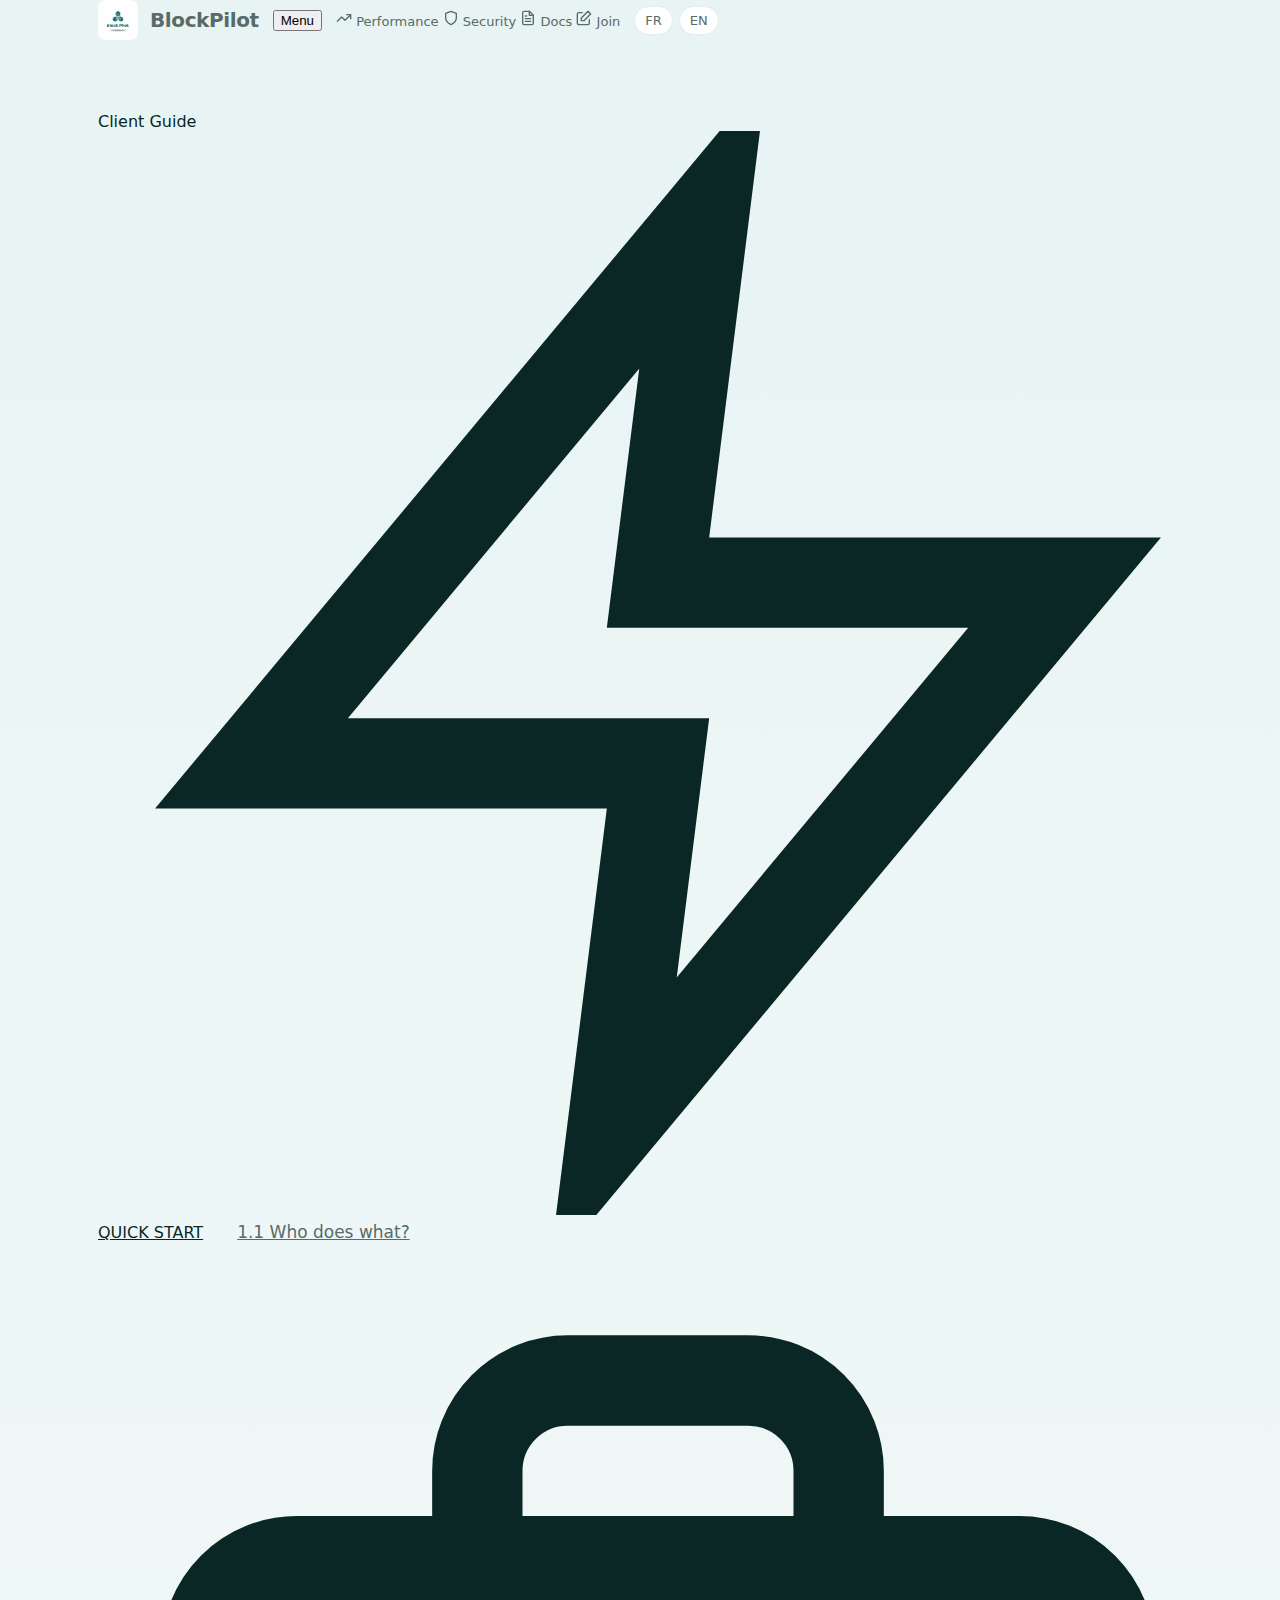
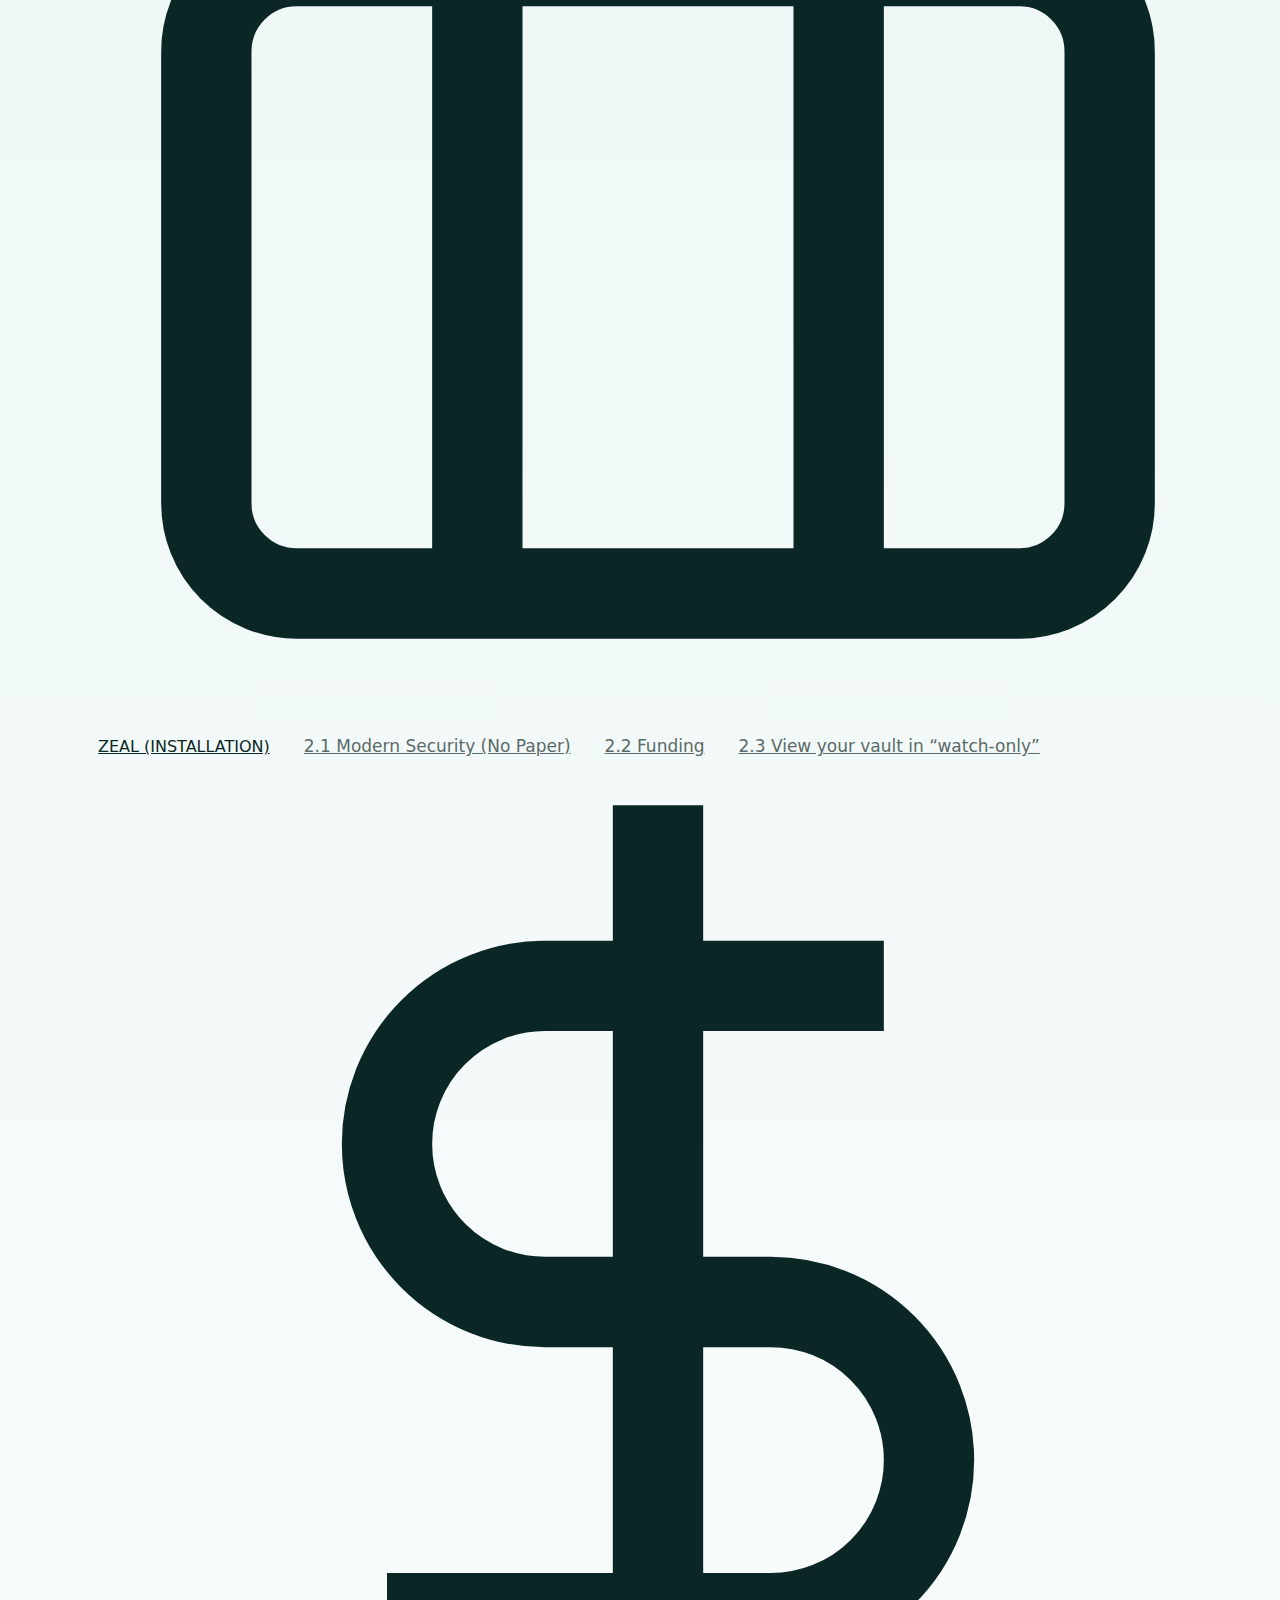
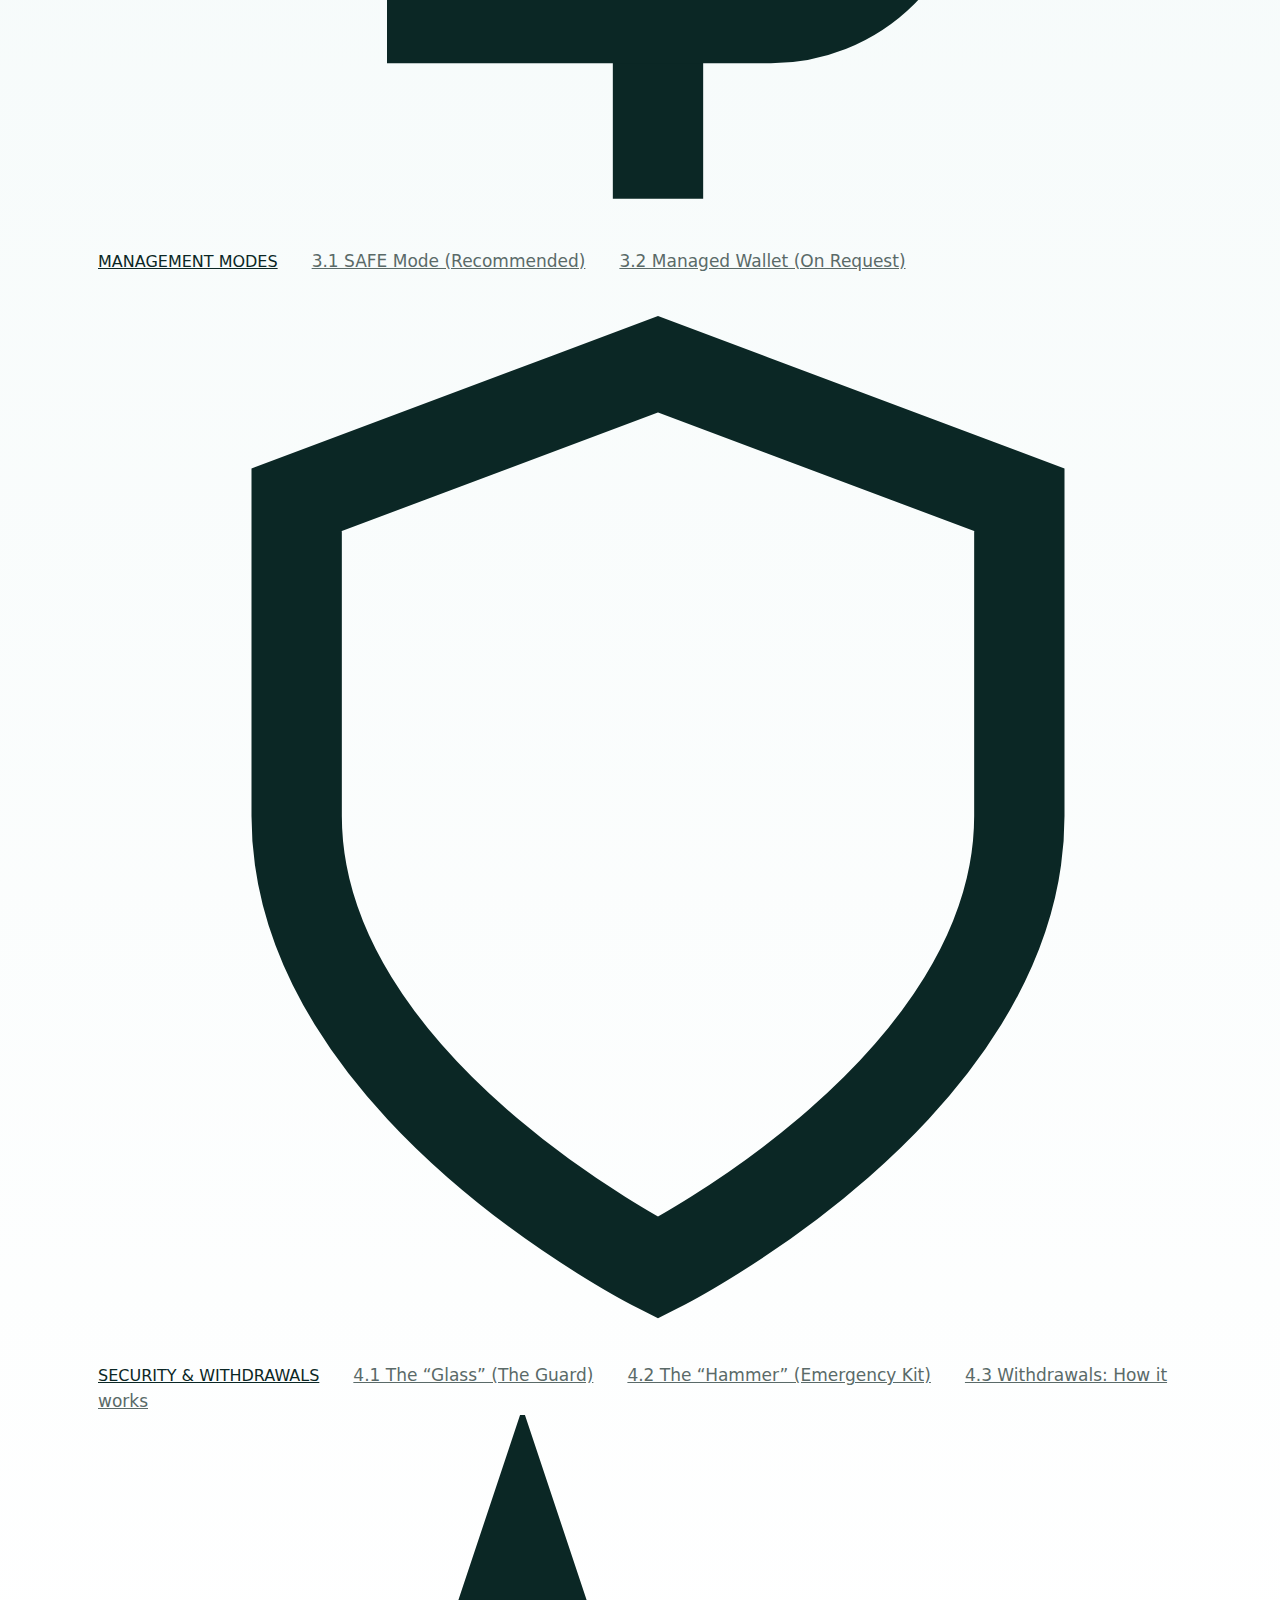
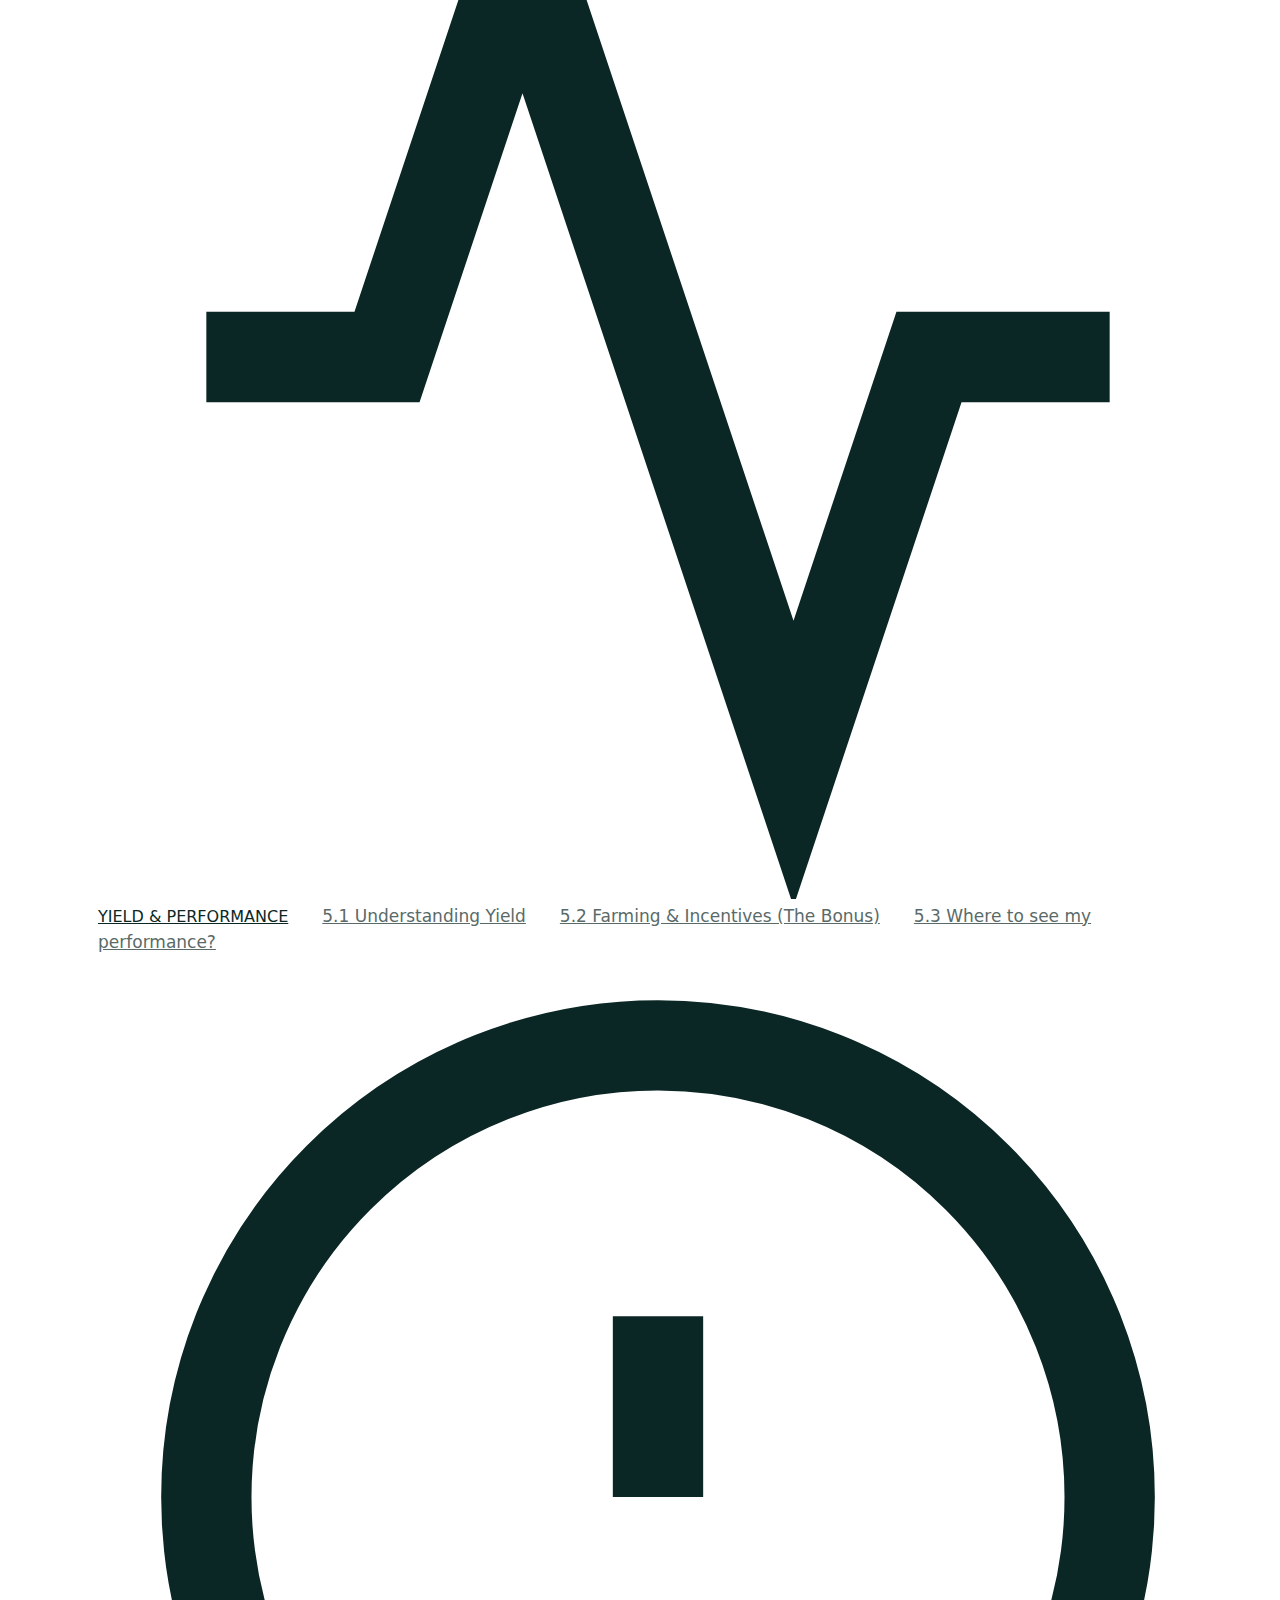
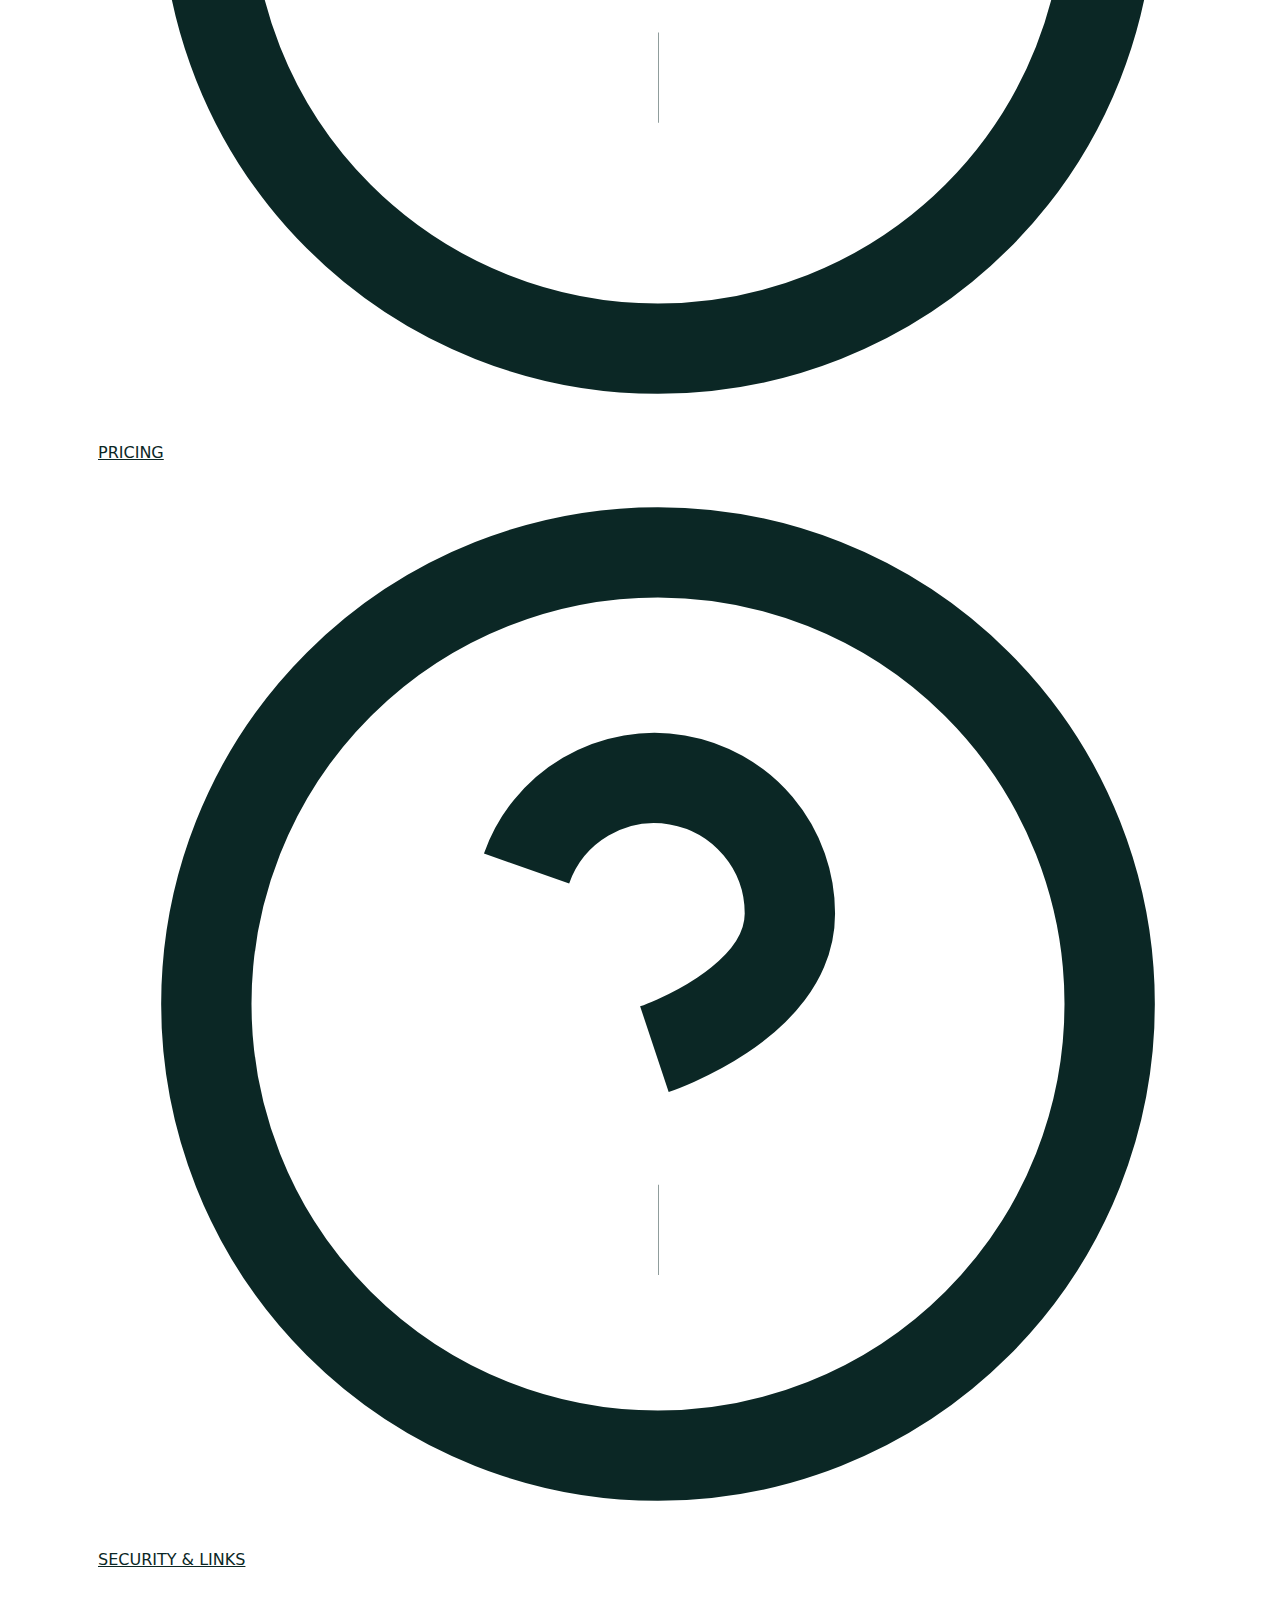
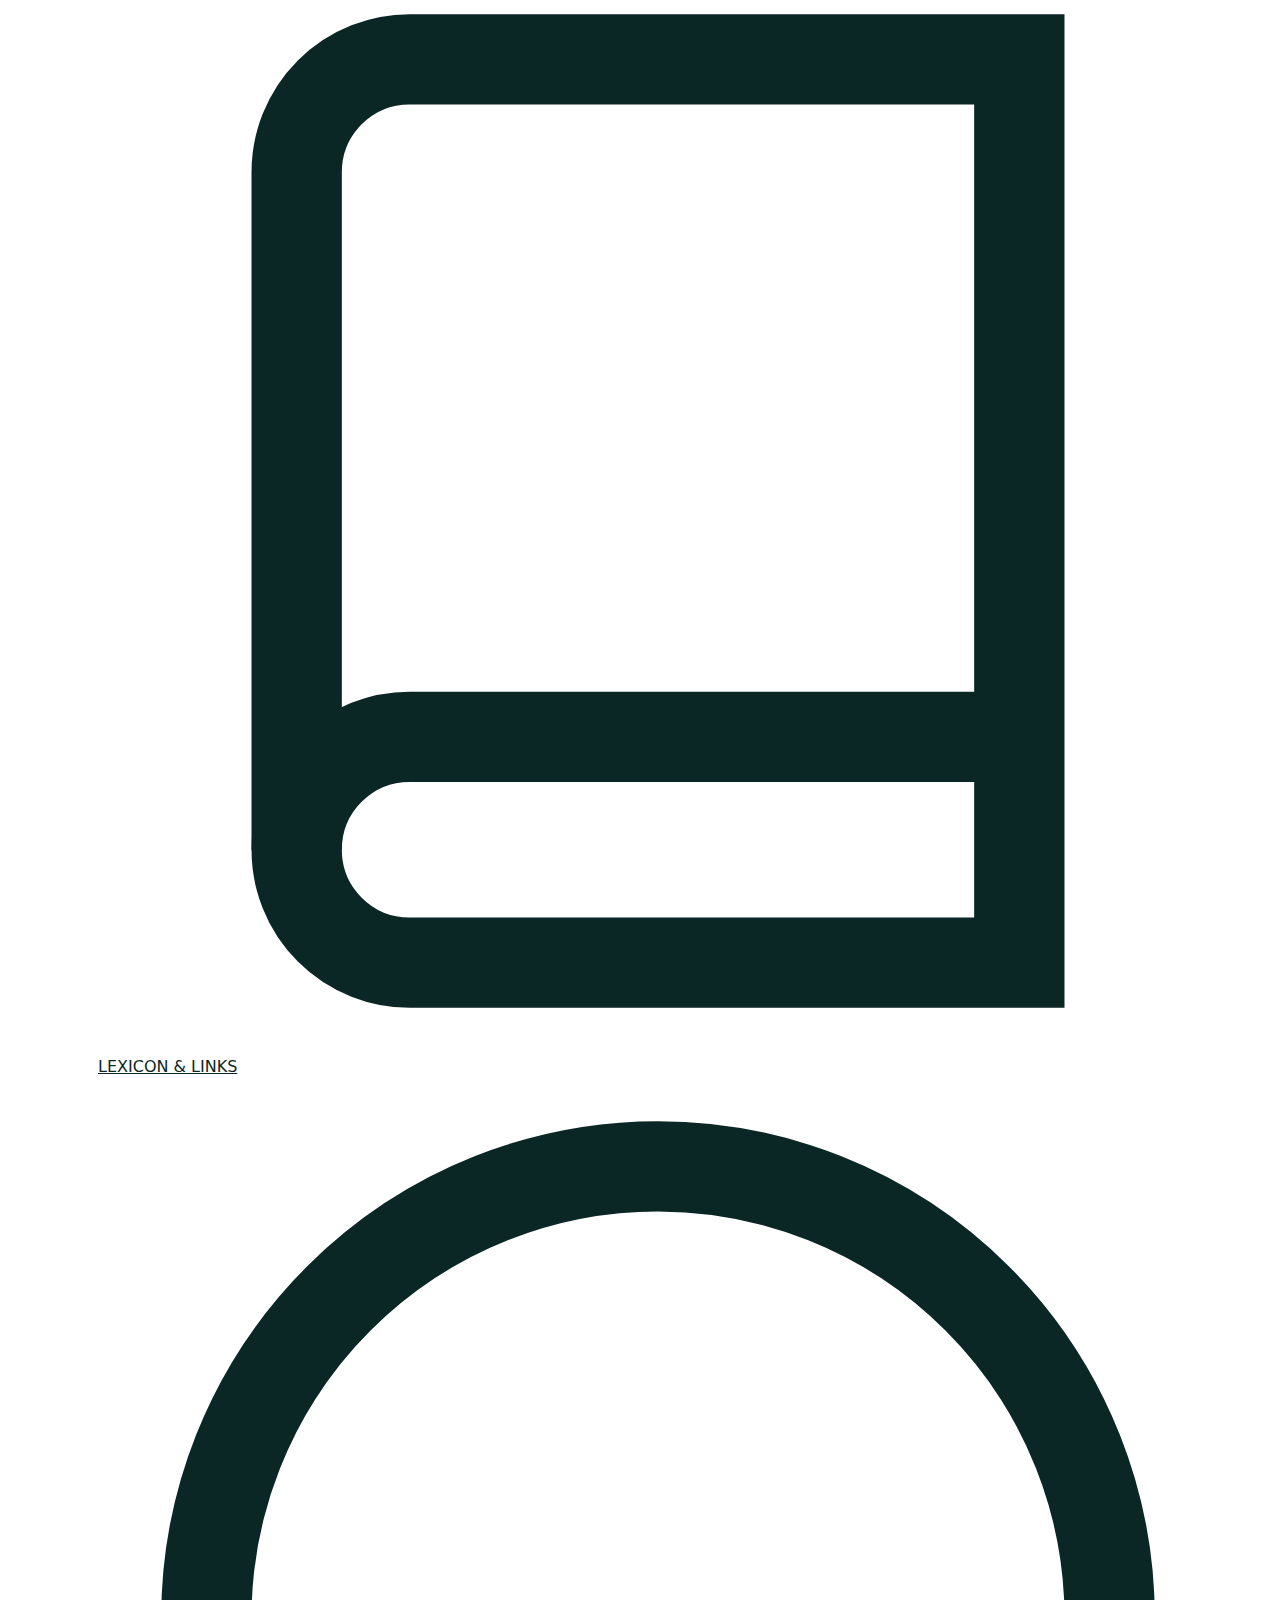
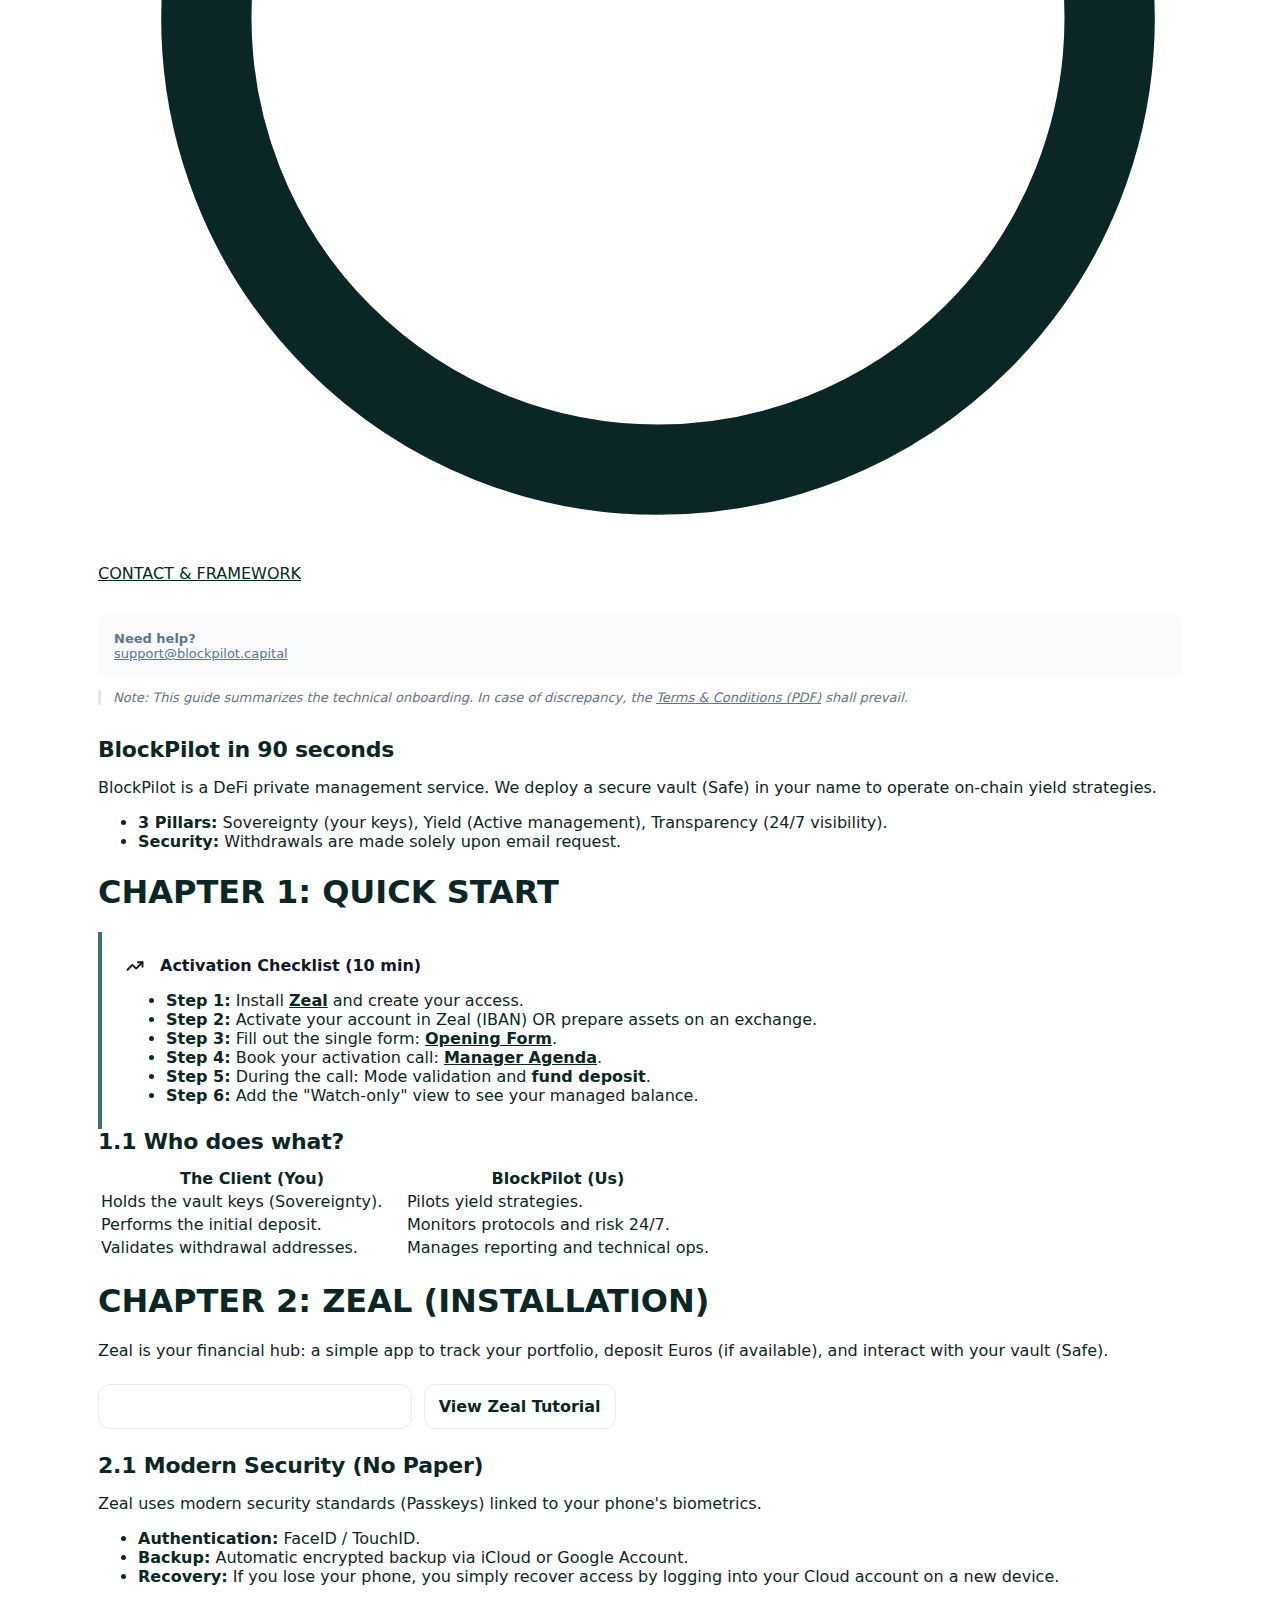
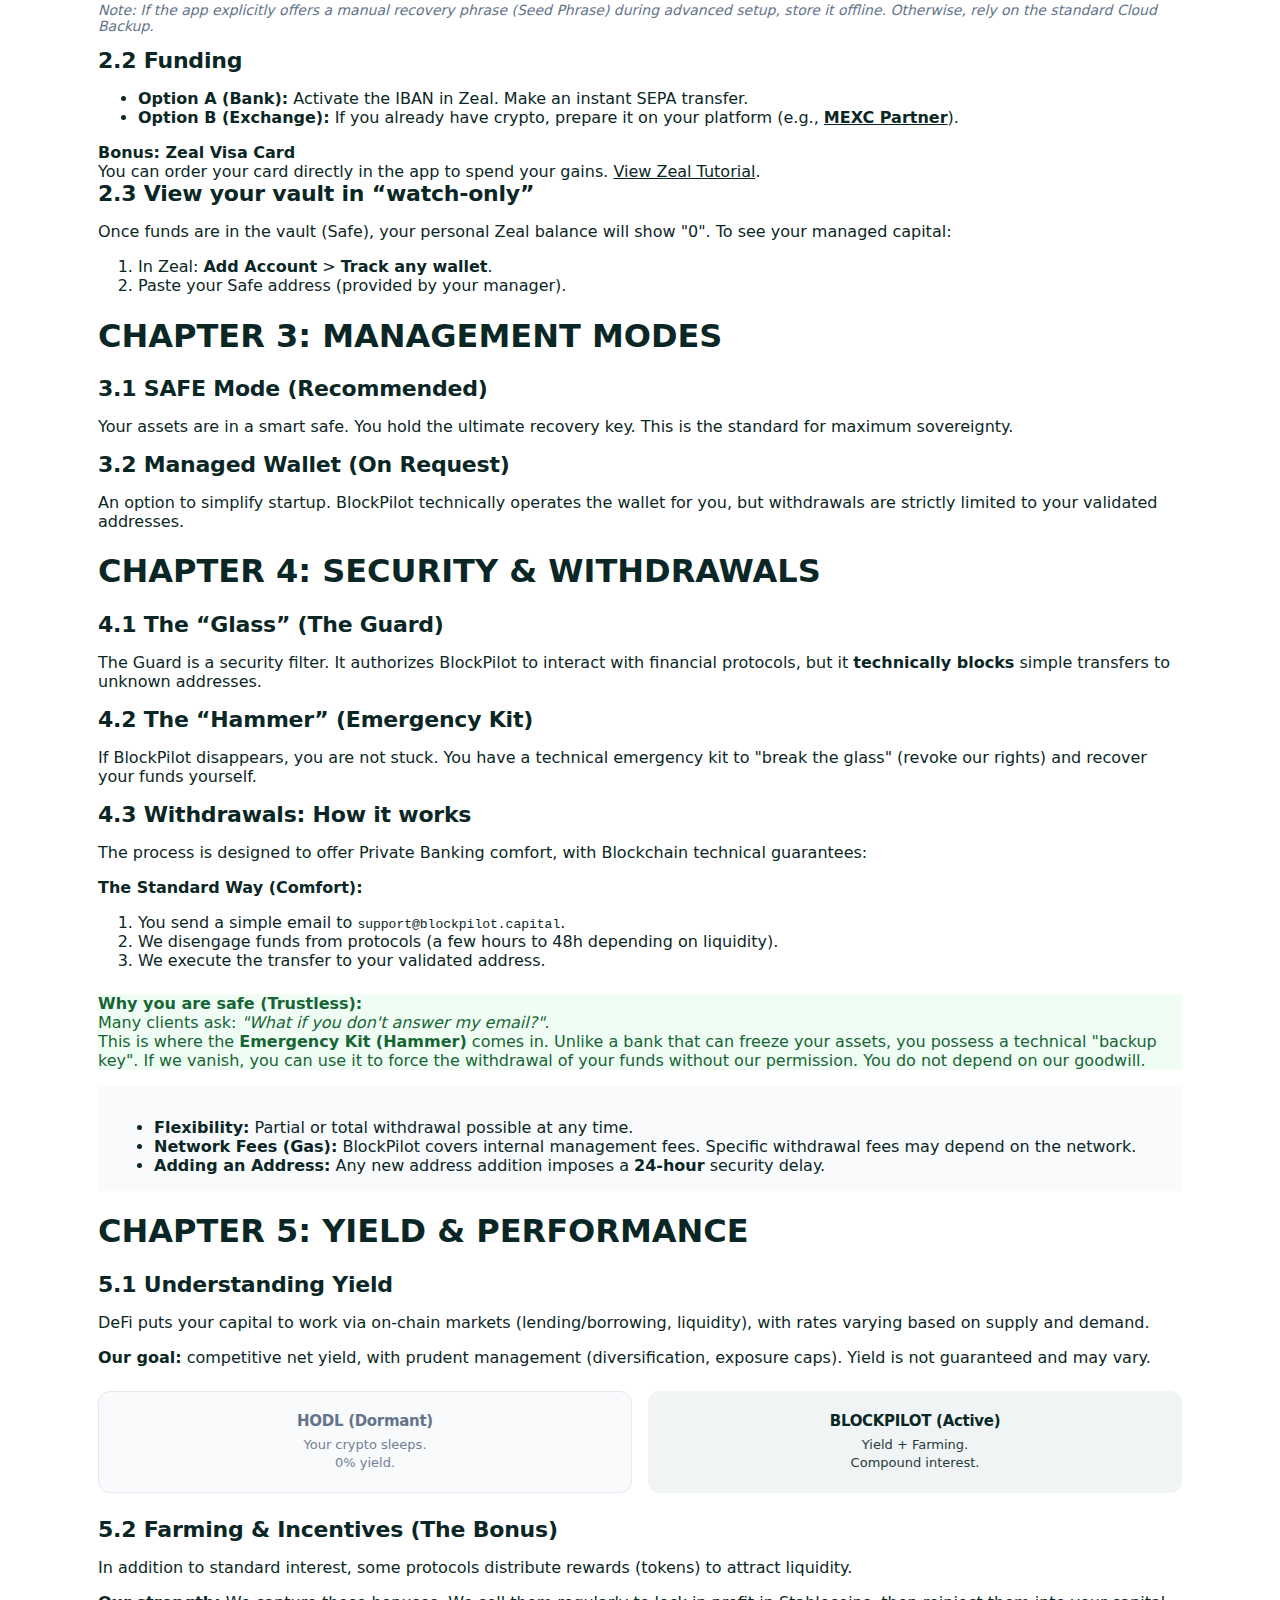
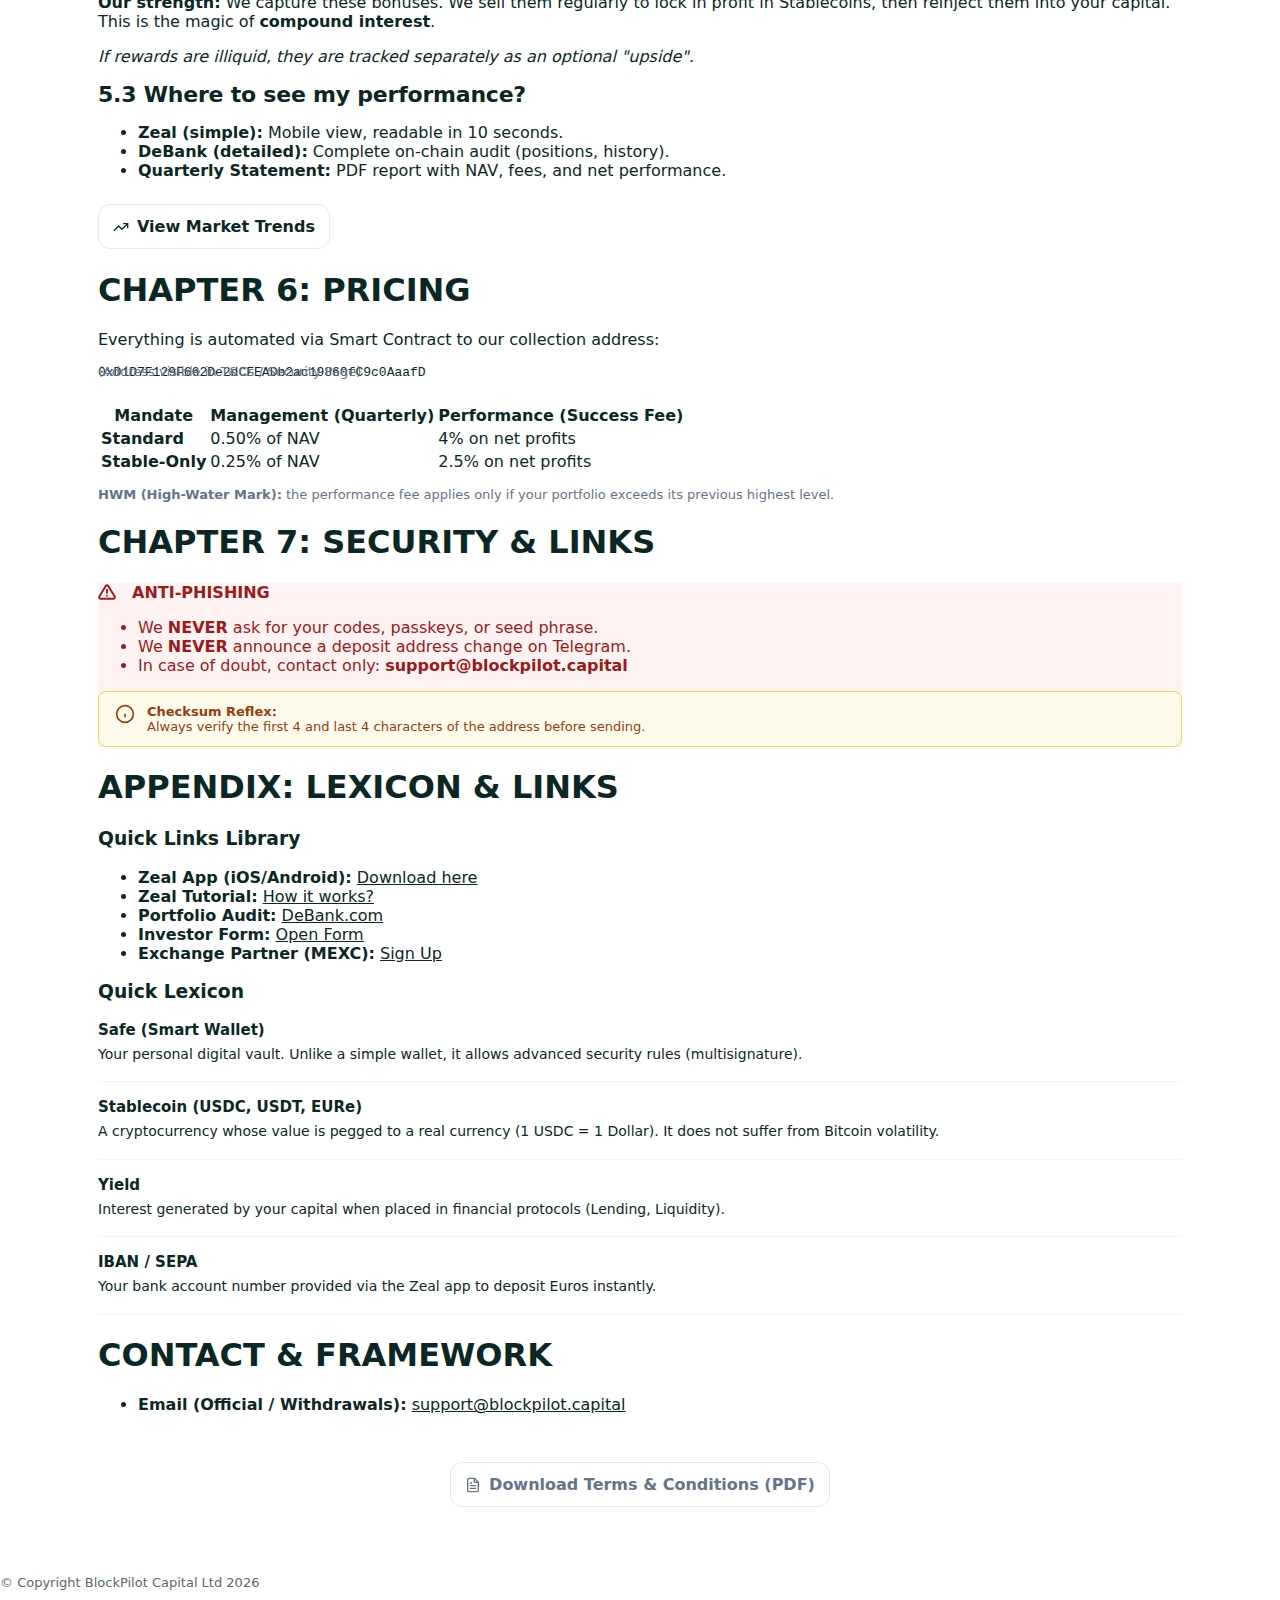
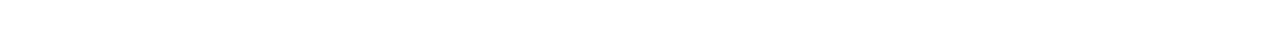
<file: en/docs.html>
<!doctype html>
<html lang="en">
<head>
  <meta charset="utf-8" />
  <meta name="viewport" content="width=device-width,initial-scale=1" />
  <title>Client Guide — BlockPilot Capital</title>
  
  <!-- Favicon & Meta -->
  <link rel="icon" type="image/png" href="../logo.png" />
  <meta name="description" content="BlockPilot onboarding and management guide." />

  <!-- Global Styles -->
  <link rel="stylesheet" href="../assets/styles.css?v=10" />
  
  <!-- Fonts -->
  <link rel="preconnect" href="https://fonts.googleapis.com">
  <link rel="preconnect" href="https://fonts.gstatic.com" crossorigin>
  <link href="https://fonts.googleapis.com/css2?family=Inter:wght@400;500;600;700;800&display=swap" rel="stylesheet">

  <style>
    /* --- DOCS SPECIFIC STYLES --- */
    
    /* FIX ZEAL BUTTON: Force white text on green button */
    .doc-content .btn { color: var(--bp-text-main); text-decoration: none; }
    .doc-content .btn--primary { color: #fff !important; } 

    /* Yield Cards Grid */
    .yieldCards { 
        display: grid; 
        grid-template-columns: repeat(auto-fit, minmax(110px, 1fr)); 
        gap: 12px; 
        margin: 24px 0;
    }
    .ycard { 
        border: 1px solid var(--bp-border); 
        border-radius: 8px; 
        padding: 16px 12px; 
        text-align: center; 
        background: #fff;
        transition: transform 0.2s;
    }
    .ycard:hover { transform: translateY(-2px); border-color: var(--bp-primary); }
    .ycard .n { 
        font-weight: 800; 
        font-size: 18px; 
        color: var(--bp-primary); 
        margin-top: 4px; 
    }
    .ycard .l { font-size: 12px; color: var(--bp-text-muted); font-weight: 600; text-transform: uppercase; letter-spacing: 0.05em; }

    /* Comparison HODL vs ACTIVE */
    .comparison-grid { display: grid; grid-template-columns: 1fr 1fr; gap: 16px; margin: 24px 0; }
    .comp-card { padding: 20px; border-radius: 12px; text-align: center; display: flex; flex-direction: column; justify-content: center; }
    .comp-passive { background: #F8FAFC; border: 1px solid #E2E8F0; color: #64748B; }
    .comp-active { background: rgba(60, 117, 110, 0.08); border: 1px solid var(--bp-primary); color: var(--bp-primary); }
    .comp-title { font-weight: 800; font-size: 15px; display: block; margin-bottom: 6px; letter-spacing: -0.02em;}
    .comp-desc { font-size: 13px; line-height: 1.4; opacity: 0.9; }

    /* Inline Icons */
    .icon-inline { width: 18px; height: 18px; vertical-align: text-bottom; margin-right: 8px; stroke-width: 2.5; }
    
    /* Sidebar Layout */
    .doc-layout { gap: 64px; }
    .doc-sidebar { padding-top: 8px; }
    .doc-nav-link { border-left: 2px solid transparent; border-radius: 0 6px 6px 0; padding: 8px 16px; margin-bottom: 2px; }
    .doc-nav-link:hover { background: #F1F5F9; border-left-color: #CBD5E1; }
    .doc-nav-link.active { background: rgba(60, 117, 110, 0.08); color: var(--bp-primary); border-left-color: var(--bp-primary); font-weight: 600; }
    
    /* Checksum Tip */
    .checksum-tip {
        font-size: 13px;
        background: #FFFBEB;
        border: 1px solid #FCD34D;
        color: #92400E;
        padding: 12px 16px;
        border-radius: 8px;
        margin-top: 16px;
        display: flex;
        gap: 12px;
        align-items: start;
    }

    /* Button Group Flex */
    .btn-group { display: flex; gap: 12px; flex-wrap: wrap; margin: 24px 0; }
    .btn-group .btn { white-space: nowrap; display: inline-flex; align-items: center; } 
    .btn svg { flex-shrink: 0; } 

    /* Tables */
    .lexique-item { margin-bottom: 16px; padding-bottom: 16px; border-bottom: 1px solid #F1F5F9; }
    .lexique-item:last-child { border-bottom: none; }
    .lexique-term { font-weight: 700; color: var(--bp-text-main); font-size: 15px; display: block; margin-bottom: 4px; }
    .lexique-def { font-size: 14px; color: var(--bp-text-muted); line-height: 1.6; }

  </style>
</head>

<body data-lang="en">

<!-- Header injected by header.js -->
<header class="header"></header>

<main class="section" style="padding-top: 64px; min-height: 80vh;">
  <div class="container">
    <div class="doc-layout">
      
      <aside class="doc-sidebar">
        <span class="doc-nav-title">Client Guide</span>
        <nav id="doc-nav"></nav>
        
        <div style="margin-top: 32px; padding: 16px; background: #F8FAFC; border-radius: 8px; font-size: 13px; color: #64748B;">
            <strong>Need help?</strong><br>
            <a href="mailto:support@blockpilot.capital" style="color:var(--bp-primary); text-decoration:underline;">support@blockpilot.capital</a>
        </div>
      </aside>

      <article class="doc-content">
        
        <p style="font-size: 13px; color: #64748B; margin-bottom: 32px; font-style: italic; border-left: 3px solid #E2E8F0; padding-left: 12px;">
            Note: This guide summarizes the technical onboarding. In case of discrepancy, the <a href="../BPC_Terms.pdf" target="_blank">Terms & Conditions (PDF)</a> shall prevail.
        </p>

        <h2 id="intro" style="margin-top:0;">BlockPilot in 90 seconds</h2>
        <p>BlockPilot is a DeFi private management service. We deploy a secure vault (Safe) in your name to operate on-chain yield strategies.</p>
        <ul class="bullets">
            <li><strong>3 Pillars:</strong> Sovereignty (your keys), Yield (Active management), Transparency (24/7 visibility).</li>
            <li><strong>Security:</strong> Withdrawals are made solely upon email request.</li>
        </ul>

        <h1 id="chap1">CHAPTER 1: QUICK START</h1>
        
        <div class="bp-card" style="border-left: 4px solid #3C756E; padding: 24px;">
            <strong style="display:flex; align-items:center; gap:8px; font-size: 16px; margin-bottom: 16px; color: #0F172A;">
                <svg class="icon-inline" viewBox="0 0 24 24" fill="none" stroke="currentColor" stroke-linecap="round" stroke-linejoin="round"><polyline points="22 7 13.5 15.5 8.5 10.5 2 17"></polyline><polyline points="16 7 22 7 22 13"></polyline></svg>
                Activation Checklist (10 min)
            </strong>
            <ul class="bullets" style="margin-bottom: 0;">
                <li>
                    <strong>Step 1:</strong> Install <a href="https://www.zeal.app/claim?r=yNI4%2Fwwr9cr4s%3Futm_channel%3Dsystem_share" target="_blank" style="color:var(--bp-primary); font-weight:600;">Zeal</a> and create your access.
                </li>
                <li>
                    <strong>Step 2:</strong> Activate your account in Zeal (IBAN) OR prepare assets on an exchange.
                </li>
                <li>
                    <strong>Step 3:</strong> Fill out the single form: <a href="https://tally.so/r/KYxLGM" target="_blank" style="color:var(--bp-primary); font-weight:600;">Opening Form</a>.
                </li>
                <li>
                    <strong>Step 4:</strong> Book your activation call: <a href="https://calendar.app.google/bQWcTHd22XDzuCt6A" target="_blank" style="color:var(--bp-primary); font-weight:600;">Manager Agenda</a>.
                </li>
                <li>
                    <strong>Step 5:</strong> During the call: Mode validation and <strong>fund deposit</strong>.
                </li>
                <li>
                    <strong>Step 6:</strong> Add the "Watch-only" view to see your managed balance.
                </li>
            </ul>
        </div>

        <h2 id="1-1">1.1 Who does what?</h2>
        <table class="doc-table">
            <tr>
                <th style="width: 50%;">The Client (You)</th>
                <th style="width: 50%;">BlockPilot (Us)</th>
            </tr>
            <tr>
                <td>Holds the vault keys (Sovereignty).</td>
                <td>Pilots yield strategies.</td>
            </tr>
            <tr>
                <td>Performs the initial deposit.</td>
                <td>Monitors protocols and risk 24/7.</td>
            </tr>
            <tr>
                <td>Validates withdrawal addresses.</td>
                <td>Manages reporting and technical ops.</td>
            </tr>
        </table>

        <h1 id="chap2">CHAPTER 2: ZEAL (INSTALLATION)</h1>
        <p>Zeal is your financial hub: a simple app to track your portfolio, deposit Euros (if available), and interact with your vault (Safe).</p>
        
        <div class="btn-group">
            <a href="https://www.zeal.app/claim?r=yNI4%2Fwwr9cr4s%3Futm_channel%3Dsystem_share" target="_blank" class="btn btn--primary">
                <svg width="16" height="16" viewBox="0 0 24 24" fill="none" stroke="currentColor" stroke-width="2" stroke-linecap="round" stroke-linejoin="round"><path d="M21 15v4a2 2 0 0 1-2 2H5a2 2 0 0 1-2-2v-4"></path><polyline points="7 10 12 15 17 10"></polyline><line x1="12" y1="15" x2="12" y2="3"></line></svg>
                Download Zeal (Official Link)
            </a>
            <a href="https://www.zeal.app/en/learn/how-zeal-works" target="_blank" class="btn">
                View Zeal Tutorial
            </a>
        </div>

        <h2 id="2-1">2.1 Modern Security (No Paper)</h2>
        <p>Zeal uses modern security standards (Passkeys) linked to your phone's biometrics.</p>
        
        <ul class="bullets">
            <li><strong>Authentication:</strong> FaceID / TouchID.</li>
            <li><strong>Backup:</strong> Automatic encrypted backup via iCloud or Google Account.</li>
            <li><strong>Recovery:</strong> If you lose your phone, you simply recover access by logging into your Cloud account on a new device.</li>
        </ul>
        <p style="font-size:14px; color:#64748B; margin-top:12px;">
            <em>Note: If the app explicitly offers a manual recovery phrase (Seed Phrase) during advanced setup, store it offline. Otherwise, rely on the standard Cloud Backup.</em>
        </p>

        <h2 id="2-2">2.2 Funding</h2>
        <ul>
            <li><strong>Option A (Bank):</strong> Activate the IBAN in Zeal. Make an instant SEPA transfer.</li>
            <li><strong>Option B (Exchange):</strong> If you already have crypto, prepare it on your platform (e.g., <a href="https://promote.mexc.co/r/rO0gT3a8" target="_blank" style="font-weight:600;">MEXC Partner</a>).</li>
        </ul>
        
        <div class="callout">
            <strong>Bonus: Zeal Visa Card</strong><br>
            You can order your card directly in the app to spend your gains. 
            <a href="https://www.zeal.app/en/learn/how-zeal-works" target="_blank" style="text-decoration:underline;">View Zeal Tutorial</a>.
        </div>

        <h2 id="2-3">2.3 View your vault in “watch-only”</h2>
        <p>Once funds are in the vault (Safe), your personal Zeal balance will show "0". To see your managed capital:</p>
        <ol>
            <li>In Zeal: <strong>Add Account</strong> > <strong>Track any wallet</strong>.</li>
            <li>Paste your Safe address (provided by your manager).</li>
        </ol>

        <h1 id="chap3">CHAPTER 3: MANAGEMENT MODES</h1>

        <h2 id="3-1">3.1 SAFE Mode (Recommended)</h2>
        <p>Your assets are in a smart safe. You hold the ultimate recovery key. This is the standard for maximum sovereignty.</p>

        <h2 id="3-2">3.2 Managed Wallet (On Request)</h2>
        <p>An option to simplify startup. BlockPilot technically operates the wallet for you, but withdrawals are strictly limited to your validated addresses.</p>

        <h1 id="chap4">CHAPTER 4: SECURITY & WITHDRAWALS</h1>

        <h2 id="4-1">4.1 The “Glass” (The Guard)</h2>
        <p>The Guard is a security filter. It authorizes BlockPilot to interact with financial protocols, but it <strong>technically blocks</strong> simple transfers to unknown addresses.</p>

        <h2 id="4-2">4.2 The “Hammer” (Emergency Kit)</h2>
        <p>If BlockPilot disappears, you are not stuck. You have a technical emergency kit to "break the glass" (revoke our rights) and recover your funds yourself.</p>

        <h2 id="4-3">4.3 Withdrawals: How it works</h2>
        <p>The process is designed to offer Private Banking comfort, with Blockchain technical guarantees:</p>
        
        <div style="margin-bottom: 24px;">
            <strong>The Standard Way (Comfort):</strong>
            <ol>
                <li>You send a simple email to <code>support@blockpilot.capital</code>.</li>
                <li>We disengage funds from protocols (a few hours to 48h depending on liquidity).</li>
                <li>We execute the transfer to your validated address.</li>
            </ol>
        </div>

        <div class="callout" style="background: #F0FDF4; border-color: #86EFAC; color: #166534;">
            <strong>Why you are safe (Trustless):</strong><br>
            Many clients ask: <em>"What if you don't answer my email?"</em>.<br>
            This is where the <strong>Emergency Kit (Hammer)</strong> comes in. Unlike a bank that can freeze your assets, you possess a technical "backup key". If we vanish, you can use it to force the withdrawal of your funds without our permission. You do not depend on our goodwill.
        </div>
        
        <div class="bp-card" style="padding: 16px; background: #F8FAFC; margin-top:16px;">
            <ul class="bullets" style="margin-bottom:0;">
                <li><strong>Flexibility:</strong> Partial or total withdrawal possible at any time.</li>
                <li><strong>Network Fees (Gas):</strong> BlockPilot covers internal management fees. Specific withdrawal fees may depend on the network.</li>
                <li><strong>Adding an Address:</strong> Any new address addition imposes a <strong>24-hour</strong> security delay.</li>
            </ul>
        </div>

        <h1 id="chap5">CHAPTER 5: YIELD & PERFORMANCE</h1>
        
        <h2 id="5-1">5.1 Understanding Yield</h2>
        <p>DeFi puts your capital to work via on-chain markets (lending/borrowing, liquidity), with rates varying based on supply and demand.</p>
        <p><strong>Our goal:</strong> competitive net yield, with prudent management (diversification, exposure caps). Yield is not guaranteed and may vary.</p>

        <div class="comparison-grid">
            <div class="comp-card comp-passive">
                <span class="comp-title">HODL (Dormant)</span>
                <span class="comp-desc">Your crypto sleeps. <br>0% yield.</span>
            </div>
            <div class="comp-card comp-active">
                <span class="comp-title">BLOCKPILOT (Active)</span>
                <span class="comp-desc">Yield + Farming. <br>Compound interest.</span>
            </div>
        </div>

        <h2 id="5-2">5.2 Farming & Incentives (The Bonus)</h2>
        <p>In addition to standard interest, some protocols distribute rewards (tokens) to attract liquidity.</p>
        <p><strong>Our strength:</strong> We capture these bonuses. We sell them regularly to lock in profit in Stablecoins, then reinject them into your capital. This is the magic of <strong>compound interest</strong>.</p>
        <p><em>If rewards are illiquid, they are tracked separately as an optional "upside".</em></p>

        <h2 id="5-3">5.3 Where to see my performance?</h2>
        <ul class="bullets">
            <li><strong>Zeal (simple):</strong> Mobile view, readable in 10 seconds.</li>
            <li><strong>DeBank (detailed):</strong> Complete on-chain audit (positions, history).</li>
            <li><strong>Quarterly Statement:</strong> PDF report with NAV, fees, and net performance.</li>
        </ul>
        
        <p style="margin-top:24px;">
            <a href="../en/index.html#performance" target="_blank" class="btn">
                <svg width="16" height="16" viewBox="0 0 24 24" fill="none" stroke="currentColor" stroke-width="2" stroke-linecap="round" stroke-linejoin="round"><polyline points="22 7 13.5 15.5 8.5 10.5 2 17"></polyline><polyline points="16 7 22 7 22 13"></polyline></svg>
                View Market Trends
            </a>
        </p>

        <h1 id="chap6">CHAPTER 6: PRICING</h1>
        <p>Everything is automated via Smart Contract to our collection address:</p>
        
        <div class="code-block" style="display:flex; align-items:center; justify-content:space-between; margin-top:0;">
            <code>0xD1D7F129F662De2dCFEADb2ac19860fC9c0AaafD</code>
        </div>
        <p style="font-size:13px; color:#64748B; margin-top:-16px; margin-bottom:24px;">(Address visible in T&Cs / Security Page)</p>

        <table class="doc-table">
            <tr>
                <th>Mandate</th>
                <th>Management (Quarterly)</th>
                <th>Performance (Success Fee)</th>
            </tr>
            <tr>
                <td><strong>Standard</strong></td>
                <td>0.50% of NAV</td>
                <td>4% on net profits</td>
            </tr>
            <tr>
                <td><strong>Stable-Only</strong></td>
                <td>0.25% of NAV</td>
                <td>2.5% on net profits</td>
            </tr>
        </table>
        <p style="font-size:13px; color:#64748B;">
            <strong>HWM (High-Water Mark):</strong> the performance fee applies only if your portfolio exceeds its previous highest level.
        </p>

        <h1 id="chap7">CHAPTER 7: SECURITY & LINKS</h1>
        
        <div class="callout" style="border-color:#EF4444; background:#FEF2F2;">
            <strong style="color:#991B1B; display:flex; align-items:center; gap:8px;">
                <svg class="icon-inline" viewBox="0 0 24 24" fill="none" stroke="currentColor" stroke-linecap="round" stroke-linejoin="round"><path d="M10.29 3.86L1.82 18a2 2 0 0 0 1.71 3h16.94a2 2 0 0 0 1.71-3L13.71 3.86a2 2 0 0 0-3.42 0z"></path><line x1="12" y1="9" x2="12" y2="13"></line><line x1="12" y1="17" x2="12.01" y2="17"></line></svg>
                ANTI-PHISHING
            </strong>
            <ul class="bullets" style="color:#991B1B; margin-bottom:0;">
                <li>We <strong>NEVER</strong> ask for your codes, passkeys, or seed phrase.</li>
                <li>We <strong>NEVER</strong> announce a deposit address change on Telegram.</li>
                <li>In case of doubt, contact only: <strong>support@blockpilot.capital</strong></li>
            </ul>
            
            <div class="checksum-tip">
                <svg width="20" height="20" viewBox="0 0 24 24" fill="none" stroke="#92400E" stroke-width="2"><circle cx="12" cy="12" r="10"></circle><line x1="12" y1="16" x2="12" y2="12"></line><line x1="12" y1="8" x2="12.01" y2="8"></line></svg>
                <div>
                    <strong>Checksum Reflex:</strong><br>
                    Always verify the first 4 and last 4 characters of the address before sending.
                </div>
            </div>
        </div>

        <h1 id="chap9">APPENDIX: LEXICON & LINKS</h1>
        
        <h3 style="margin-top:0;">Quick Links Library</h3>
        <ul class="bullets">
            <li><strong>Zeal App (iOS/Android):</strong> <a href="https://www.zeal.app/claim?r=yNI4%2Fwwr9cr4s%3Futm_channel%3Dsystem_share" target="_blank">Download here</a></li>
            <li><strong>Zeal Tutorial:</strong> <a href="https://www.zeal.app/en/learn/how-zeal-works" target="_blank">How it works?</a></li>
            <li><strong>Portfolio Audit:</strong> <a href="https://debank.com" target="_blank">DeBank.com</a></li>
            <li><strong>Investor Form:</strong> <a href="https://tally.so/r/KYxLGM" target="_blank">Open Form</a></li>
            <li><strong>Exchange Partner (MEXC):</strong> <a href="https://promote.mexc.co/r/rO0gT3a8" target="_blank">Sign Up</a></li>
        </ul>

        <h3>Quick Lexicon</h3>
        <div class="lexique-item">
            <span class="lexique-term">Safe (Smart Wallet)</span>
            <span class="lexique-def">Your personal digital vault. Unlike a simple wallet, it allows advanced security rules (multisignature).</span>
        </div>
        <div class="lexique-item">
            <span class="lexique-term">Stablecoin (USDC, USDT, EURe)</span>
            <span class="lexique-def">A cryptocurrency whose value is pegged to a real currency (1 USDC = 1 Dollar). It does not suffer from Bitcoin volatility.</span>
        </div>
        <div class="lexique-item">
            <span class="lexique-term">Yield</span>
            <span class="lexique-def">Interest generated by your capital when placed in financial protocols (Lending, Liquidity).</span>
        </div>
        <div class="lexique-item">
            <span class="lexique-term">IBAN / SEPA</span>
            <span class="lexique-def">Your bank account number provided via the Zeal app to deposit Euros instantly.</span>
        </div>

        <h1 id="chap8">CONTACT & FRAMEWORK</h1>
        <ul class="bullets">
            <li><strong>Email (Official / Withdrawals):</strong> <a href="mailto:support@blockpilot.capital">support@blockpilot.capital</a></li>
        </ul>
        
        <p style="text-align: center; margin-top: 48px;">
            <a href="../BPC_Terms.pdf" target="_blank" class="btn" style="color: #64748B; border-color: #E2E8F0;">
                <svg width="16" height="16" viewBox="0 0 24 24" fill="none" stroke="currentColor" stroke-width="2" stroke-linecap="round" stroke-linejoin="round"><path d="M14 2H6a2 2 0 0 0-2 2v16a2 2 0 0 0 2 2h12a2 2 0 0 0 2-2V8z"></path><polyline points="14 2 14 8 20 8"></polyline><line x1="16" y1="13" x2="8" y2="13"></line><line x1="16" y1="17" x2="8" y2="17"></line><polyline points="10 9 9 9 8 9"></polyline></svg>
                Download Terms & Conditions (PDF)
            </a>
        </p>

      </article>

    </div>
  </div>
</main>

<footer class="footer">
  <div class="container-premium">
    <span>© Copyright BlockPilot Capital Ltd 2026</span>
  </div>
</footer>

<script src="../assets/main.js?v=10"></script>
<script src="../assets/header.js?v=10"></script>

<script>
  document.addEventListener('DOMContentLoaded', () => {
    const content = document.querySelector('.doc-content');
    const leftNav = document.getElementById('doc-nav');
    
    // Clean SVG Icons
    const icons = {
      default: '<svg viewBox="0 0 24 24" fill="none" stroke="currentColor" stroke-width="2"><circle cx="12" cy="12" r="10"></circle></svg>',
      1: '<svg viewBox="0 0 24 24" fill="none" stroke="currentColor" stroke-width="2"><path d="M13 2L3 14h9l-1 8 10-12h-9l1-8z"></path></svg>',
      2: '<svg viewBox="0 0 24 24" fill="none" stroke="currentColor" stroke-width="2"><rect x="2" y="7" width="20" height="14" rx="2" ry="2"></rect><path d="M16 21V5a2 2 0 0 0-2-2h-4a2 2 0 0 0-2 2v16"></path></svg>',
      3: '<svg viewBox="0 0 24 24" fill="none" stroke="currentColor" stroke-width="2"><line x1="12" y1="1" x2="12" y2="23"></line><path d="M17 5H9.5a3.5 3.5 0 0 0 0 7h5a3.5 3.5 0 0 1 0 7H6"></path></svg>',
      4: '<svg viewBox="0 0 24 24" fill="none" stroke="currentColor" stroke-width="2"><path d="M12 22s8-4 8-10V5l-8-3-8 3v7c0 6 8 10 8 10z"></path></svg>',
      5: '<svg viewBox="0 0 24 24" fill="none" stroke="currentColor" stroke-width="2"><path d="M22 12h-4l-3 9L9 3l-3 9H2"></path></svg>',
      6: '<svg viewBox="0 0 24 24" fill="none" stroke="currentColor" stroke-width="2"><circle cx="12" cy="12" r="10"></circle><line x1="12" y1="8" x2="12" y2="12"></line><line x1="12" y1="16" x2="12.01" y2="16"></line></svg>',
      7: '<svg viewBox="0 0 24 24" fill="none" stroke="currentColor" stroke-width="2"><circle cx="12" cy="12" r="10"></circle><path d="M9.09 9a3 3 0 0 1 5.83 1c0 2-3 3-3 3"></path><line x1="12" y1="17" x2="12.01" y2="17"></line></svg>',
      9: '<svg viewBox="0 0 24 24" fill="none" stroke="currentColor" stroke-width="2"><path d="M4 19.5A2.5 2.5 0 0 1 6.5 17H20"></path><path d="M6.5 2H20v20H6.5A2.5 2.5 0 0 1 4 19.5v-15A2.5 2.5 0 0 1 6.5 2z"></path></svg>',
      8: '<svg viewBox="0 0 24 24" fill="none" stroke="currentColor" stroke-width="2"><path d="M14 2H6a2 2 0 0 0-2 2v16a2 2 0 0 0 2 2h12a2 2 0 0 0 2-2V8z"></path><polyline points="14 2 14 8 20 8"></polyline><line x1="16" y1="13" x2="8" y2="13"></line></svg>'
    };

    const headers = content.querySelectorAll('h1, h2');
    headers.forEach(header => {
      // Ignore intro (h2 without chapter)
      if(header.id === 'intro') return; 
      
      const link = document.createElement('a');
      link.href = '#' + header.id;
      if (header.tagName === 'H1') {
        const match = header.textContent.match(/CHAPTER (\d+)|APPENDIX/);
        let num = match ? match[1] : 'default';
        if(header.textContent.includes('APPENDIX')) num = '9';
        
        link.innerHTML = `${icons[num] || icons.default}<span>${header.textContent.split(': ')[1] || header.textContent}</span>`;
        link.classList.add('doc-nav-link');
      } else {
        link.textContent = header.textContent.split('. ')[1] || header.textContent;
        link.classList.add('doc-nav-link', 'sub');
      }
      leftNav.appendChild(link);
    });

    const observer = new IntersectionObserver((entries) => {
      entries.forEach(entry => {
        if (entry.isIntersecting) {
          document.querySelectorAll('.doc-nav-link').forEach(l => l.classList.remove('active'));
          const leftLink = leftNav.querySelector(`a[href="#${entry.target.id}"]`);
          if (leftLink) leftLink.classList.add('active');
        }
      });
    }, { rootMargin: '-100px 0px -70% 0px' });
    content.querySelectorAll('h1, h2').forEach(h => observer.observe(h));
  });
</script>

</body>
</html>
</file>
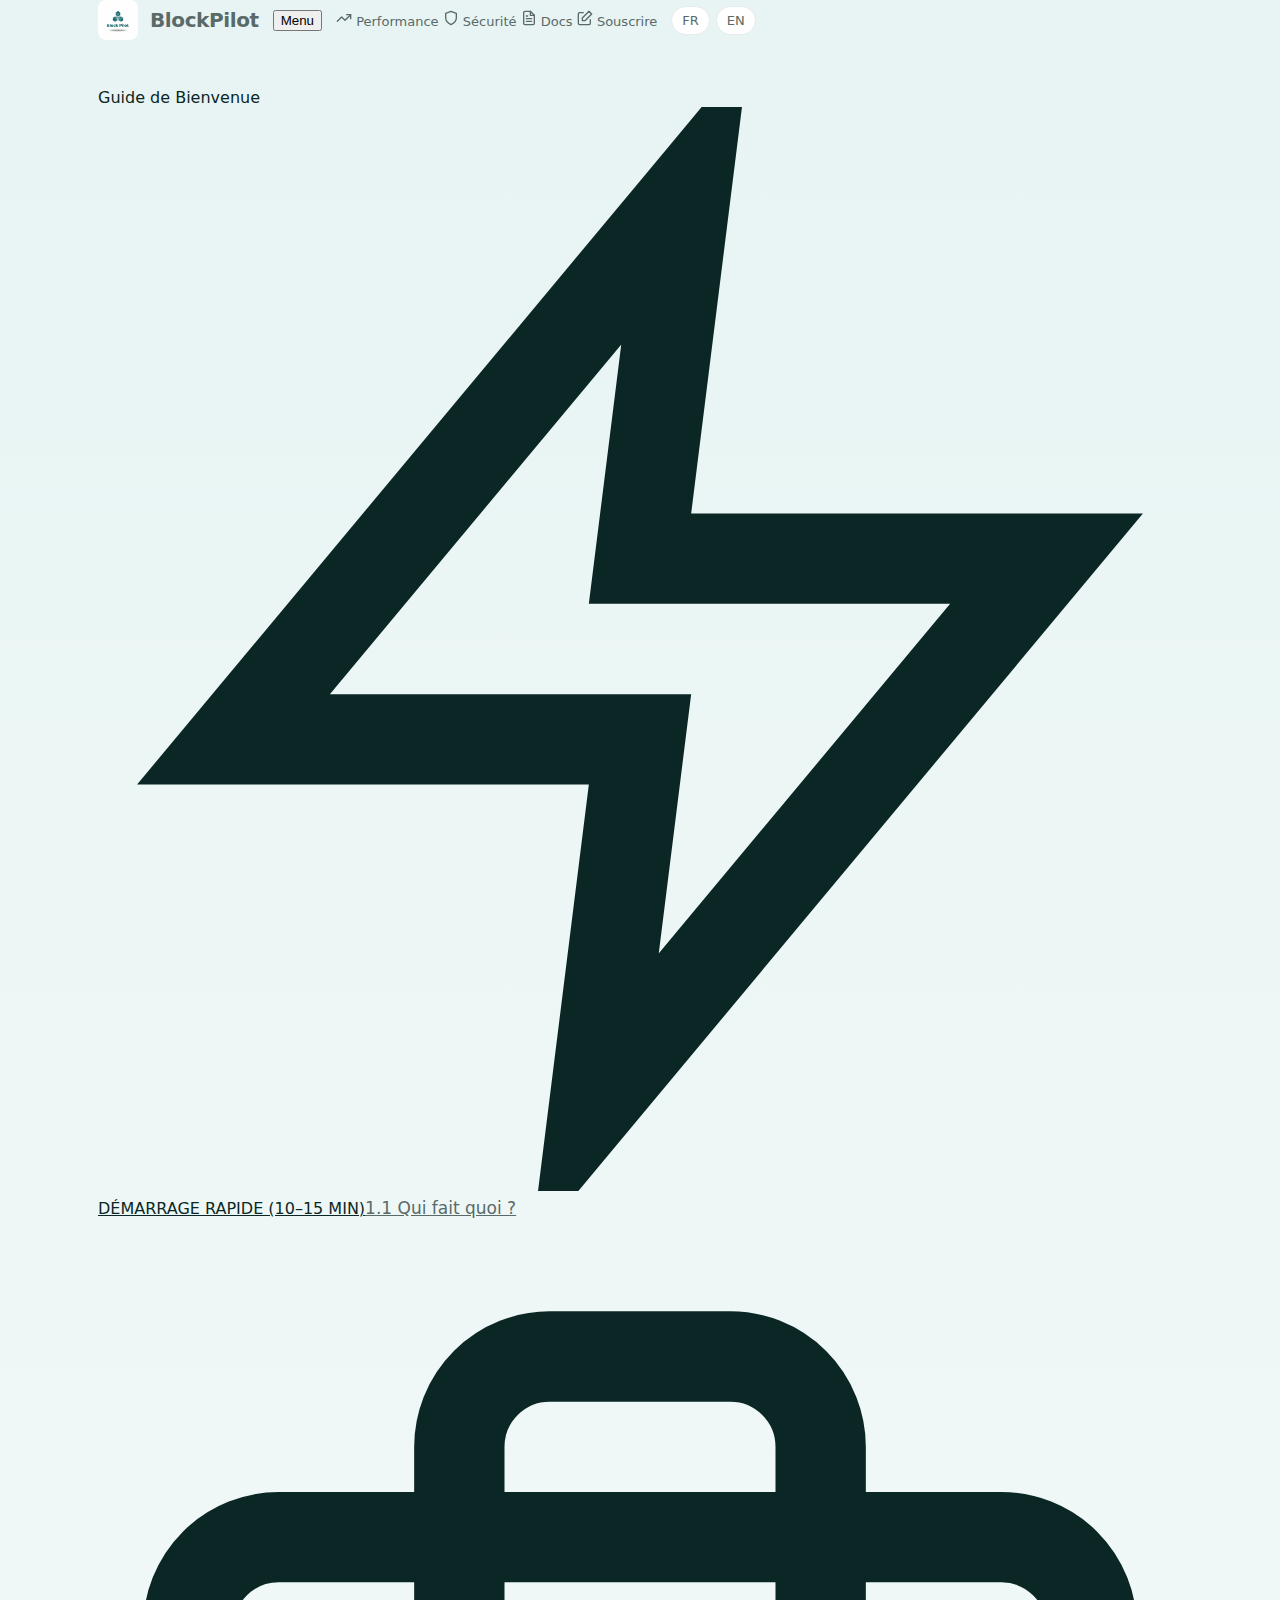
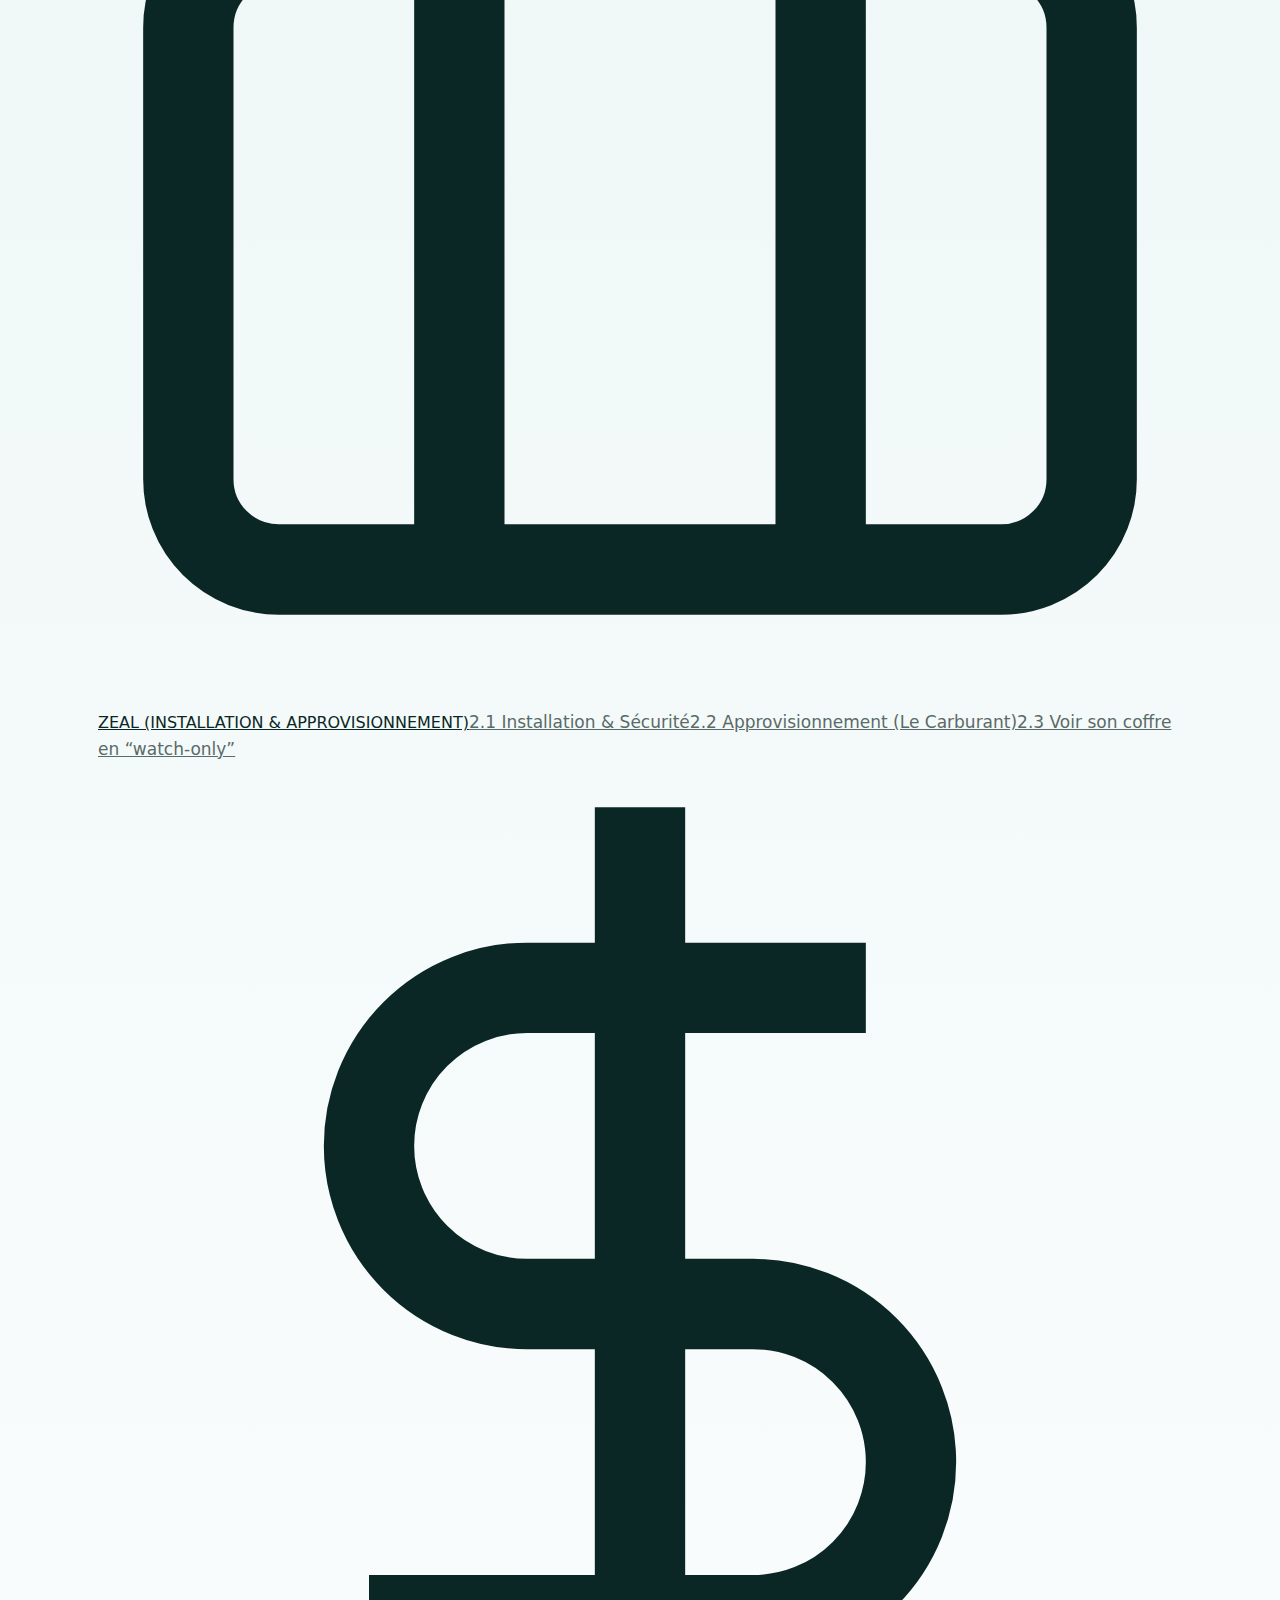
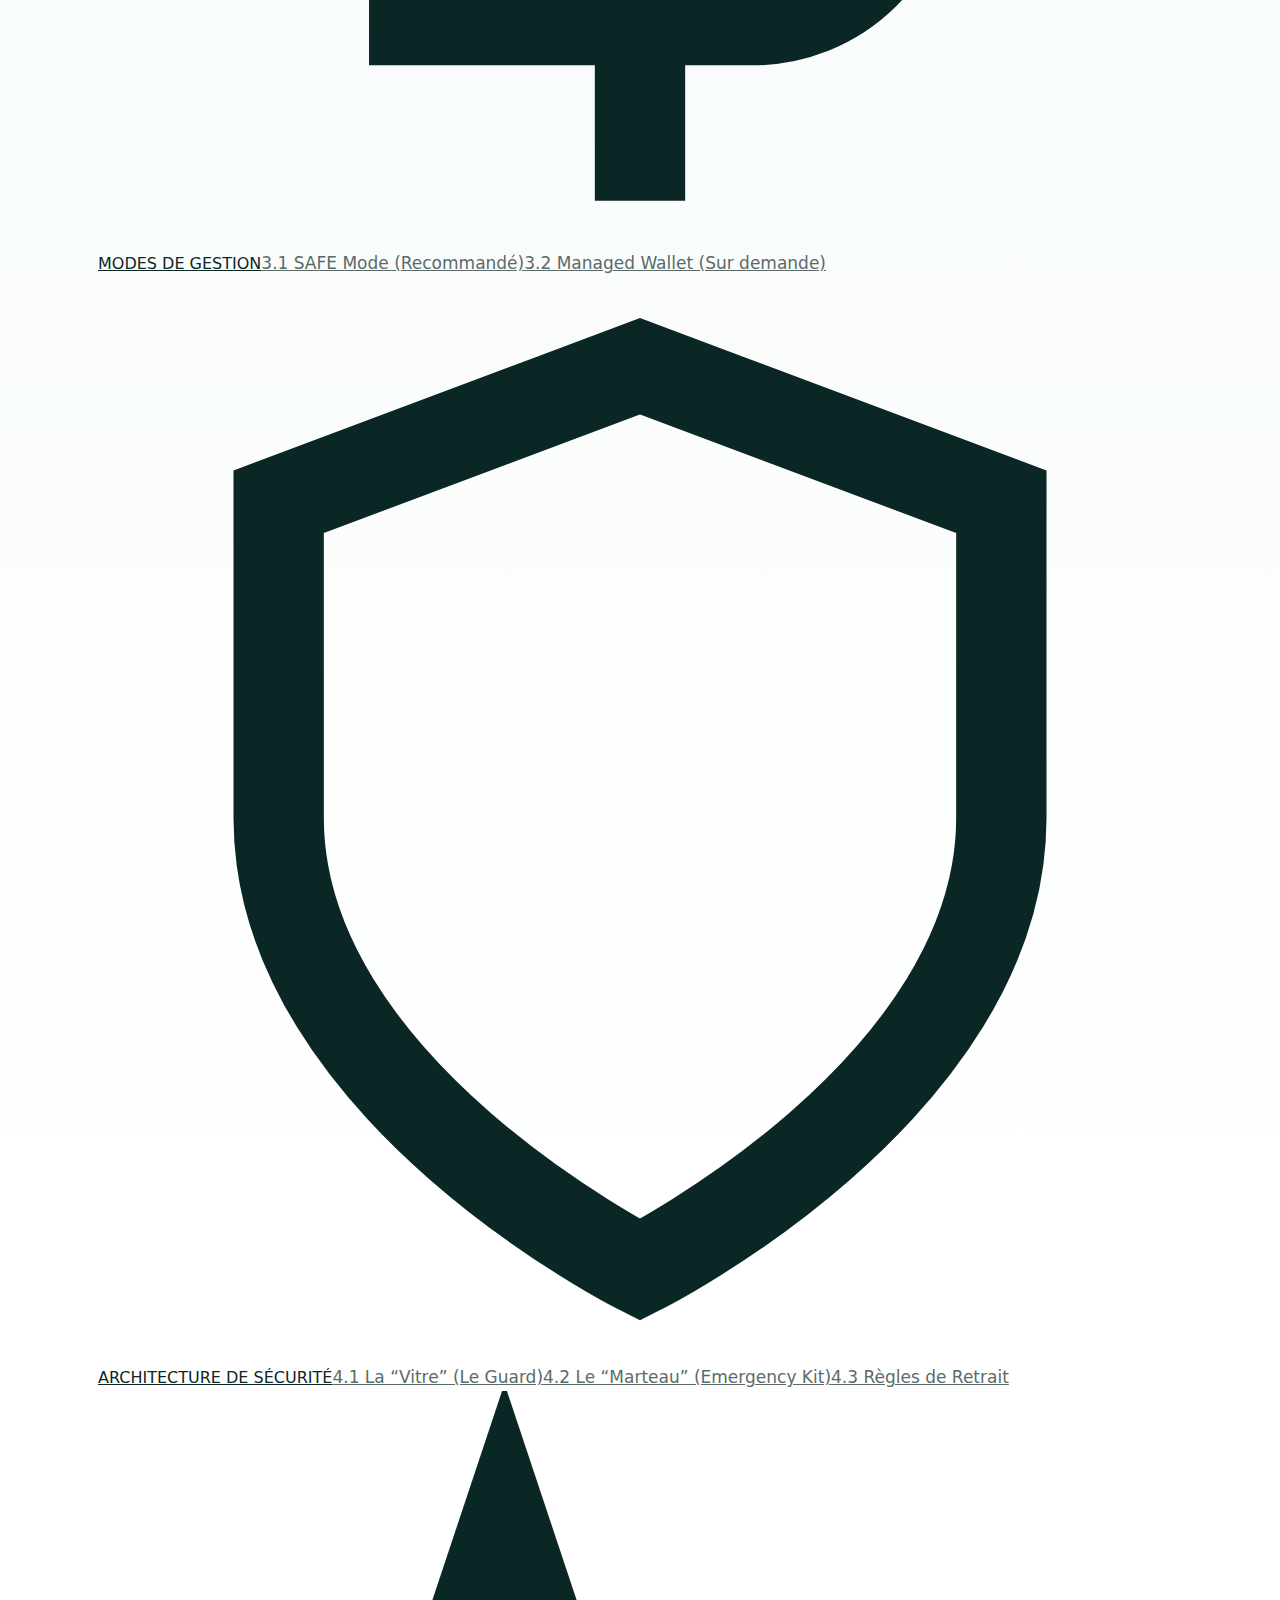
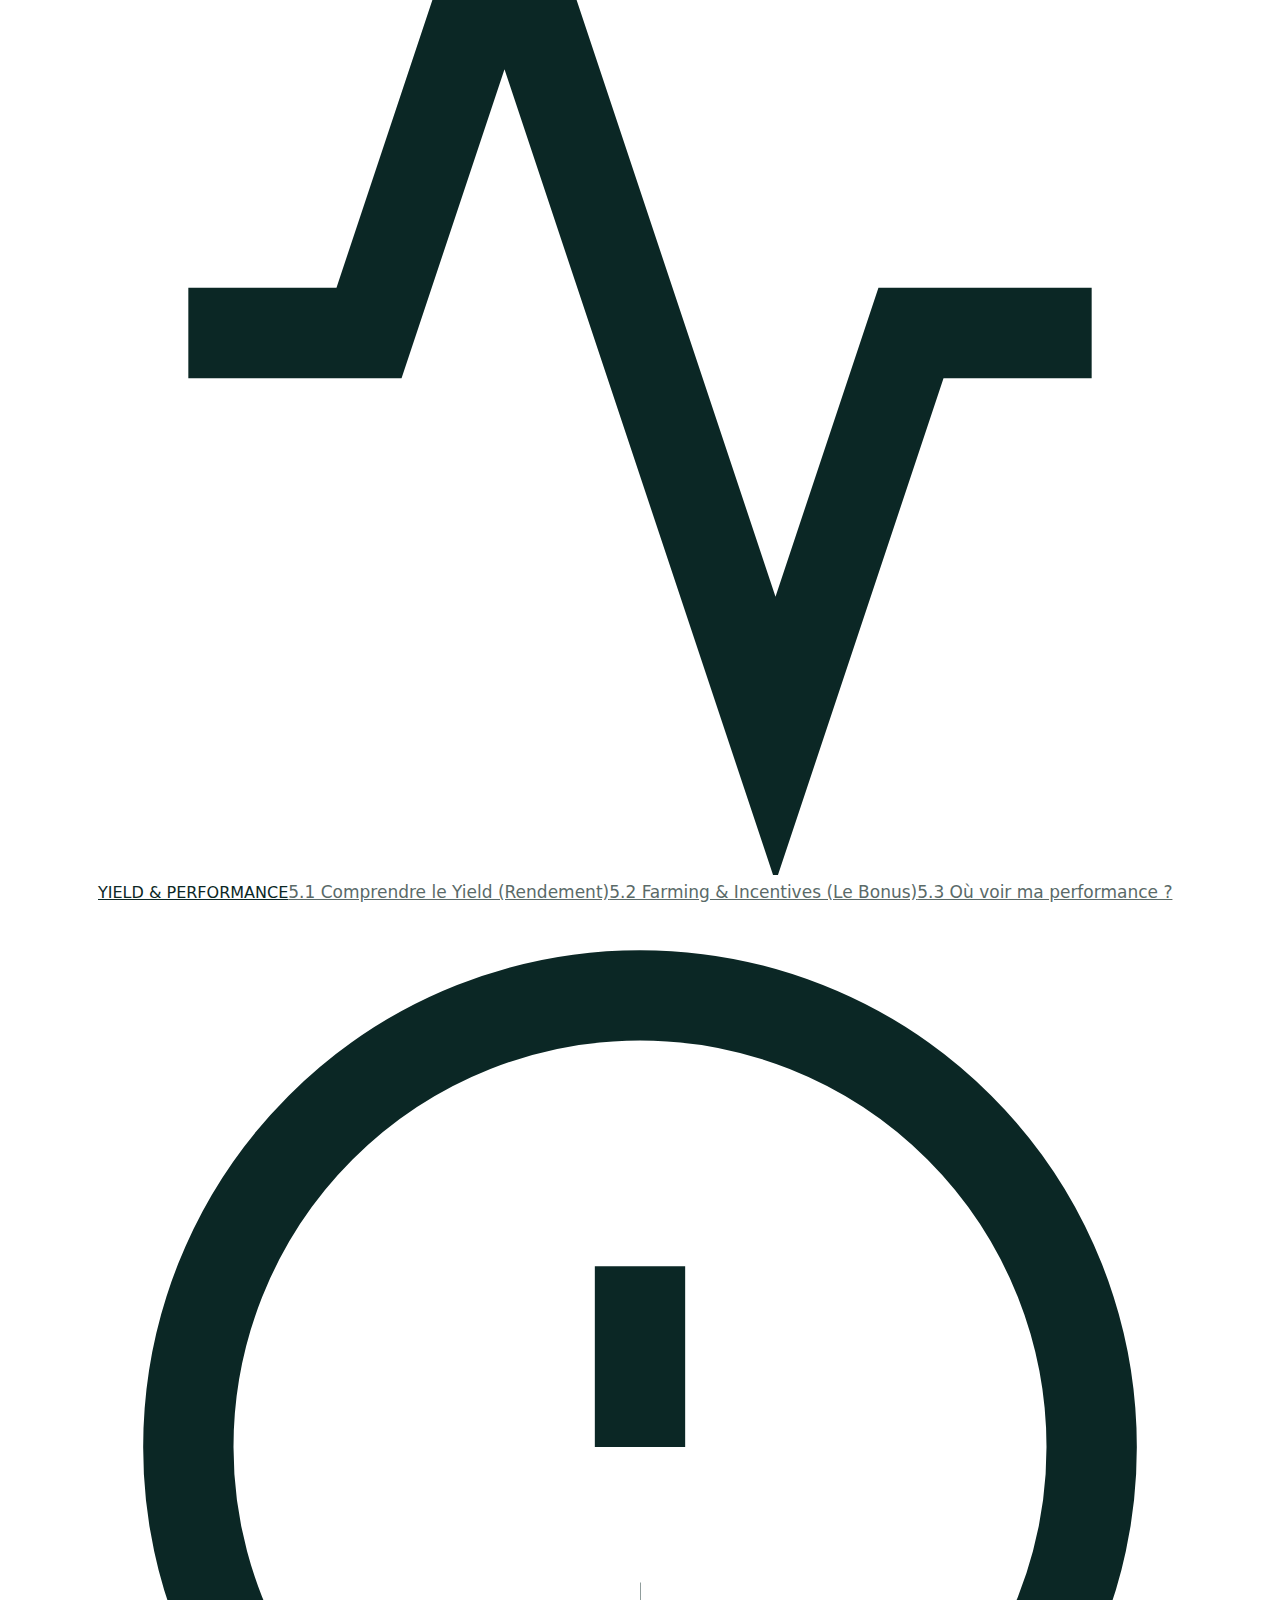
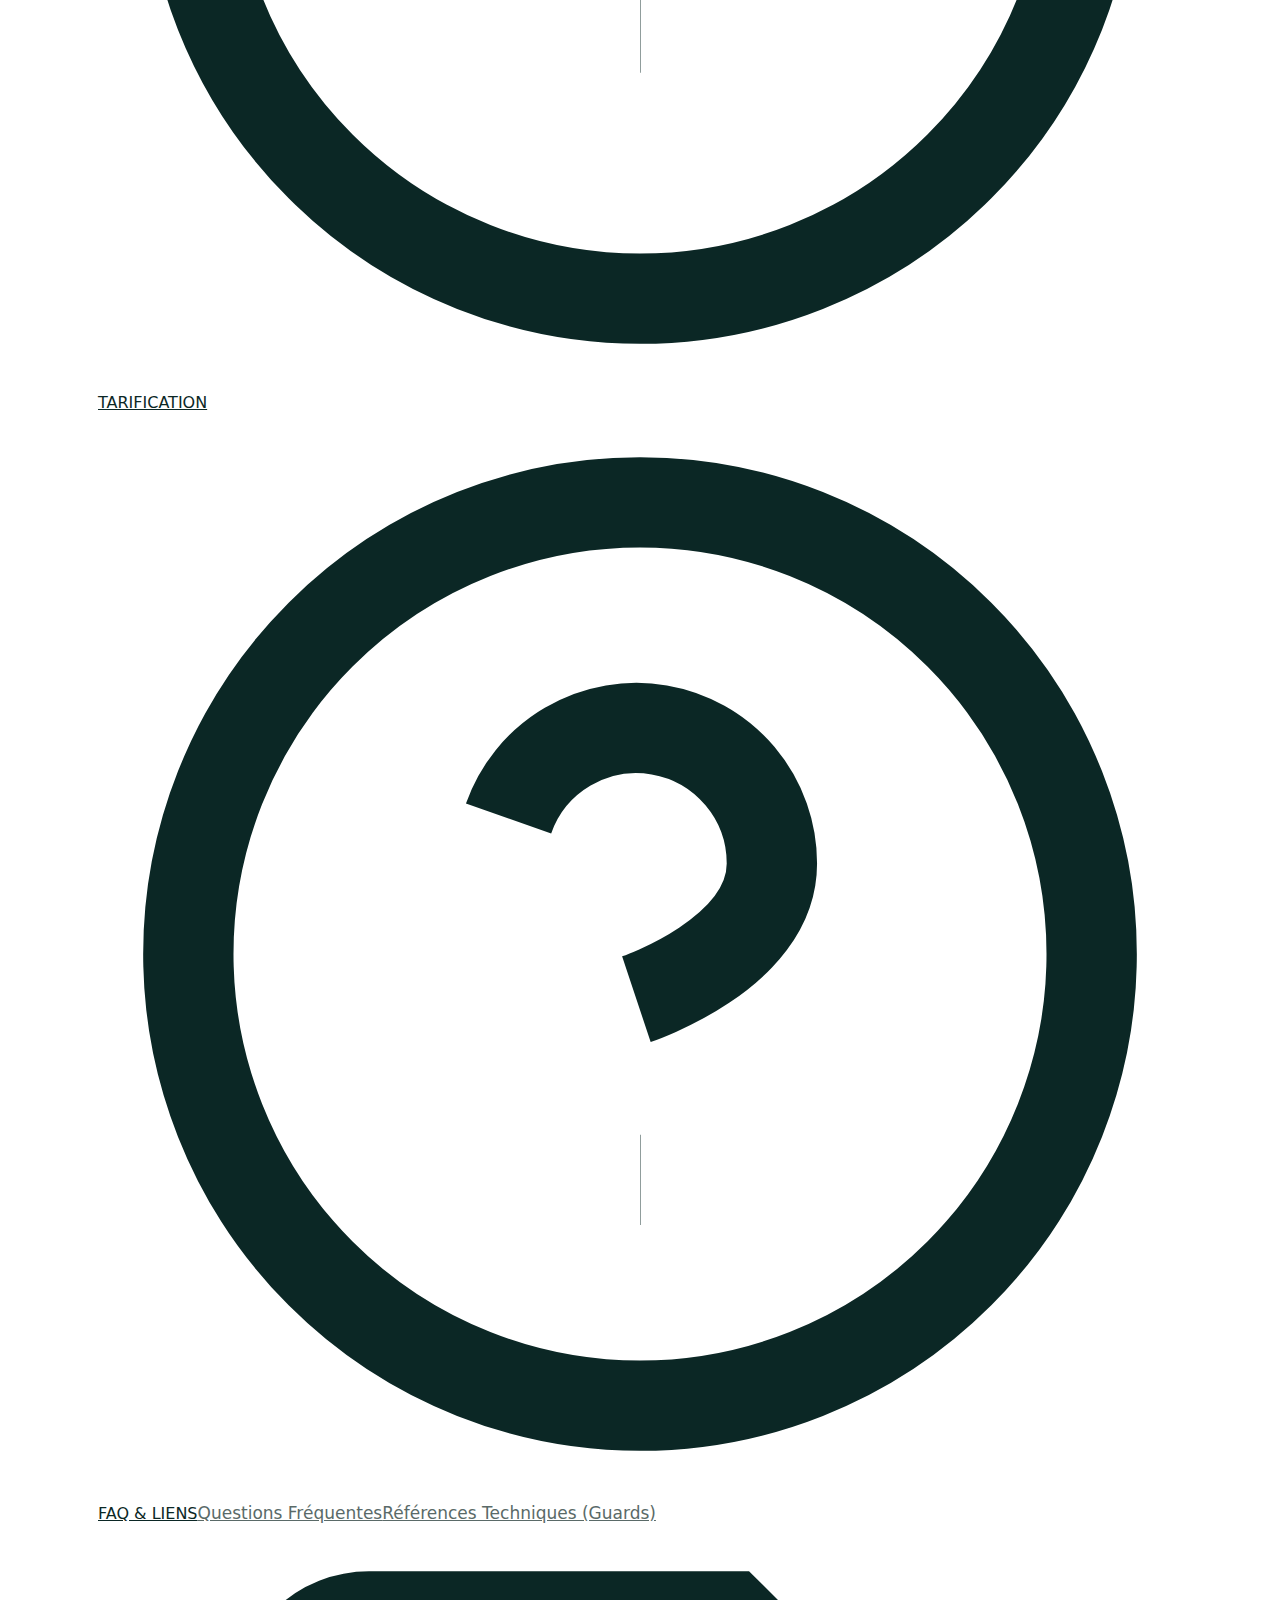
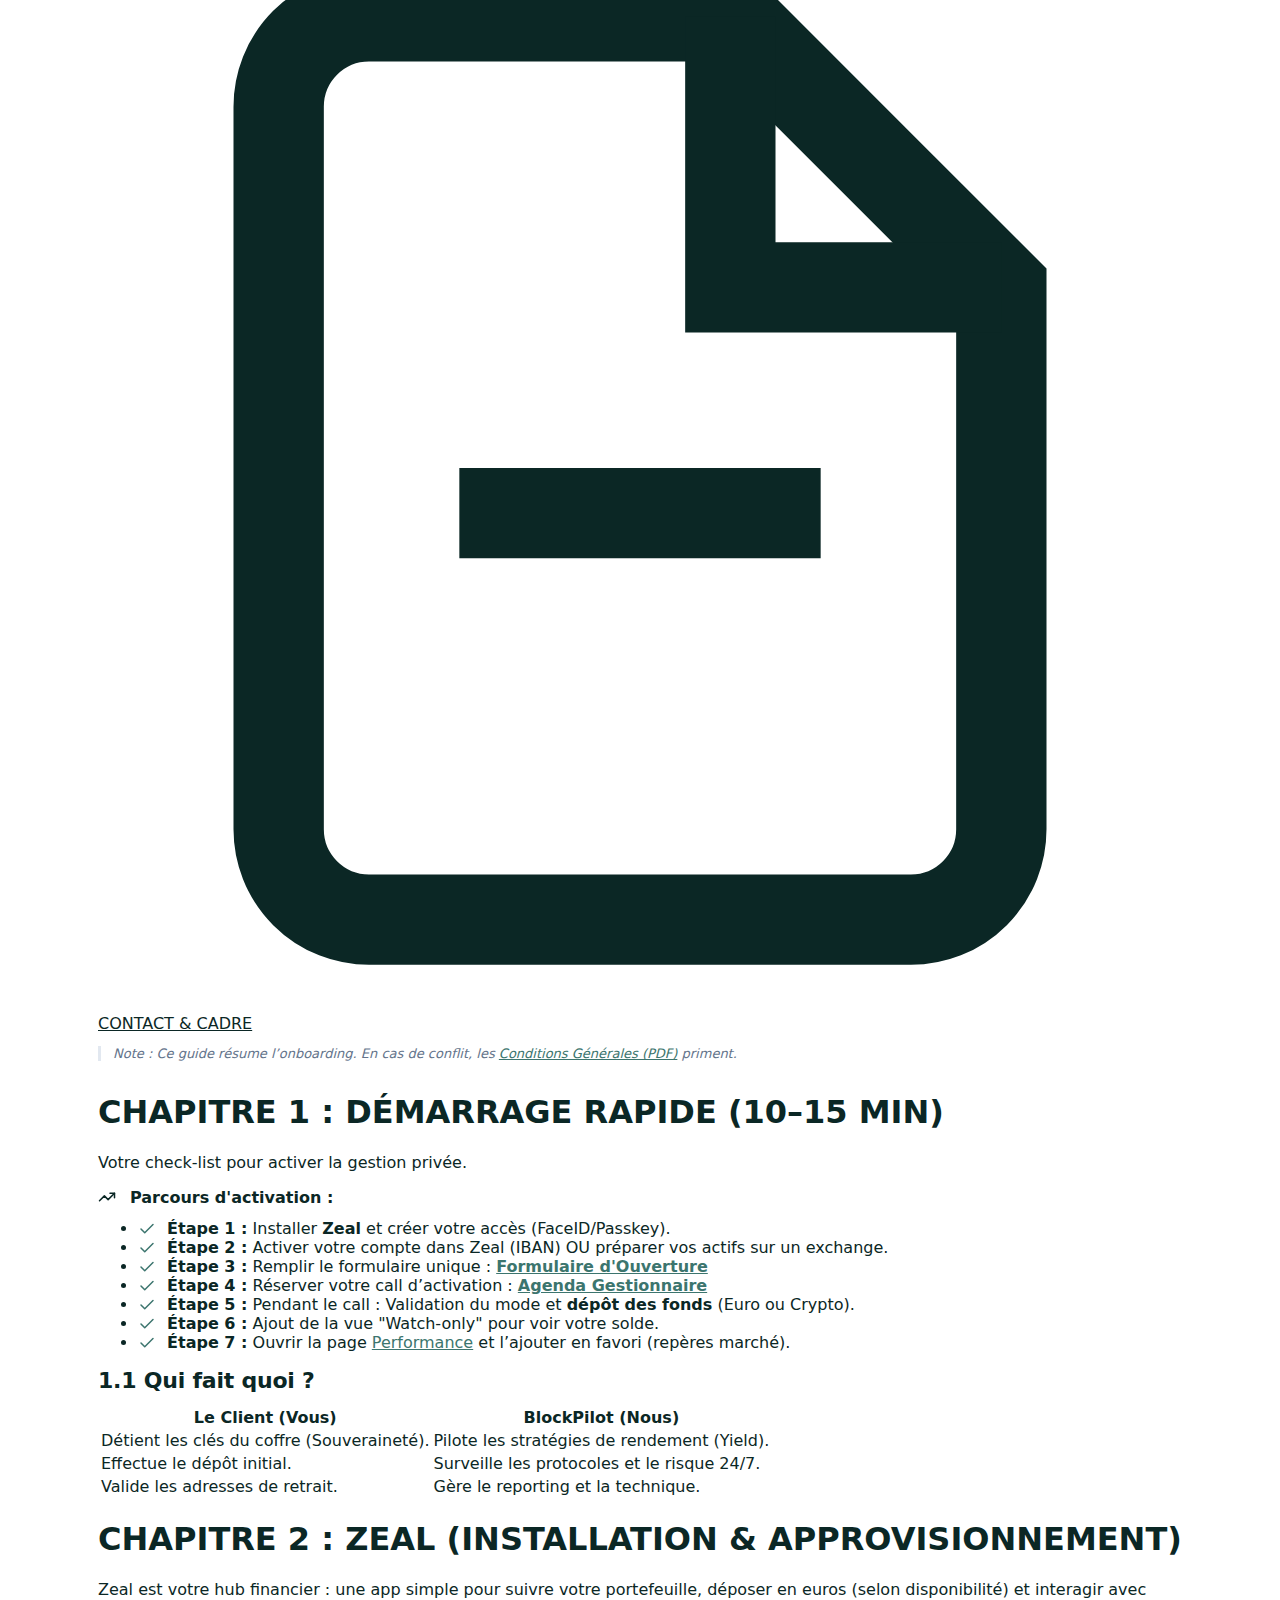
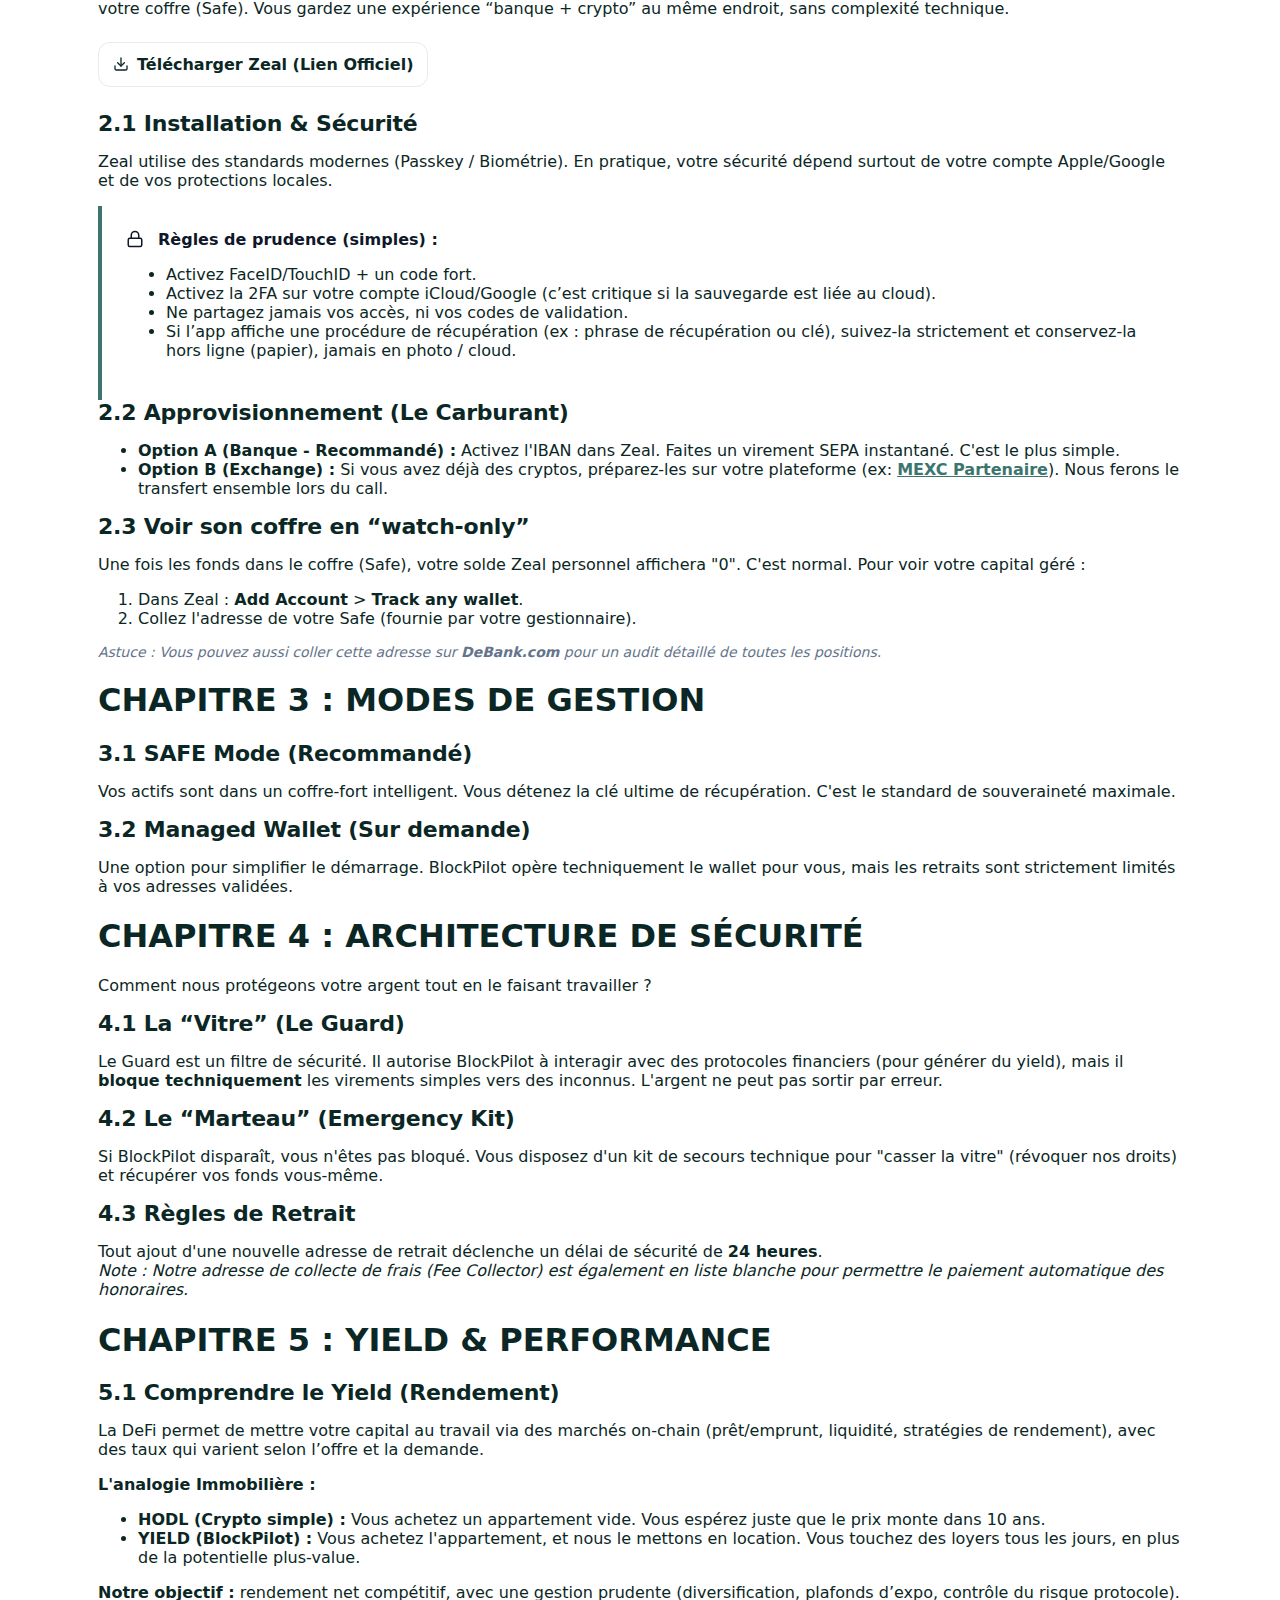
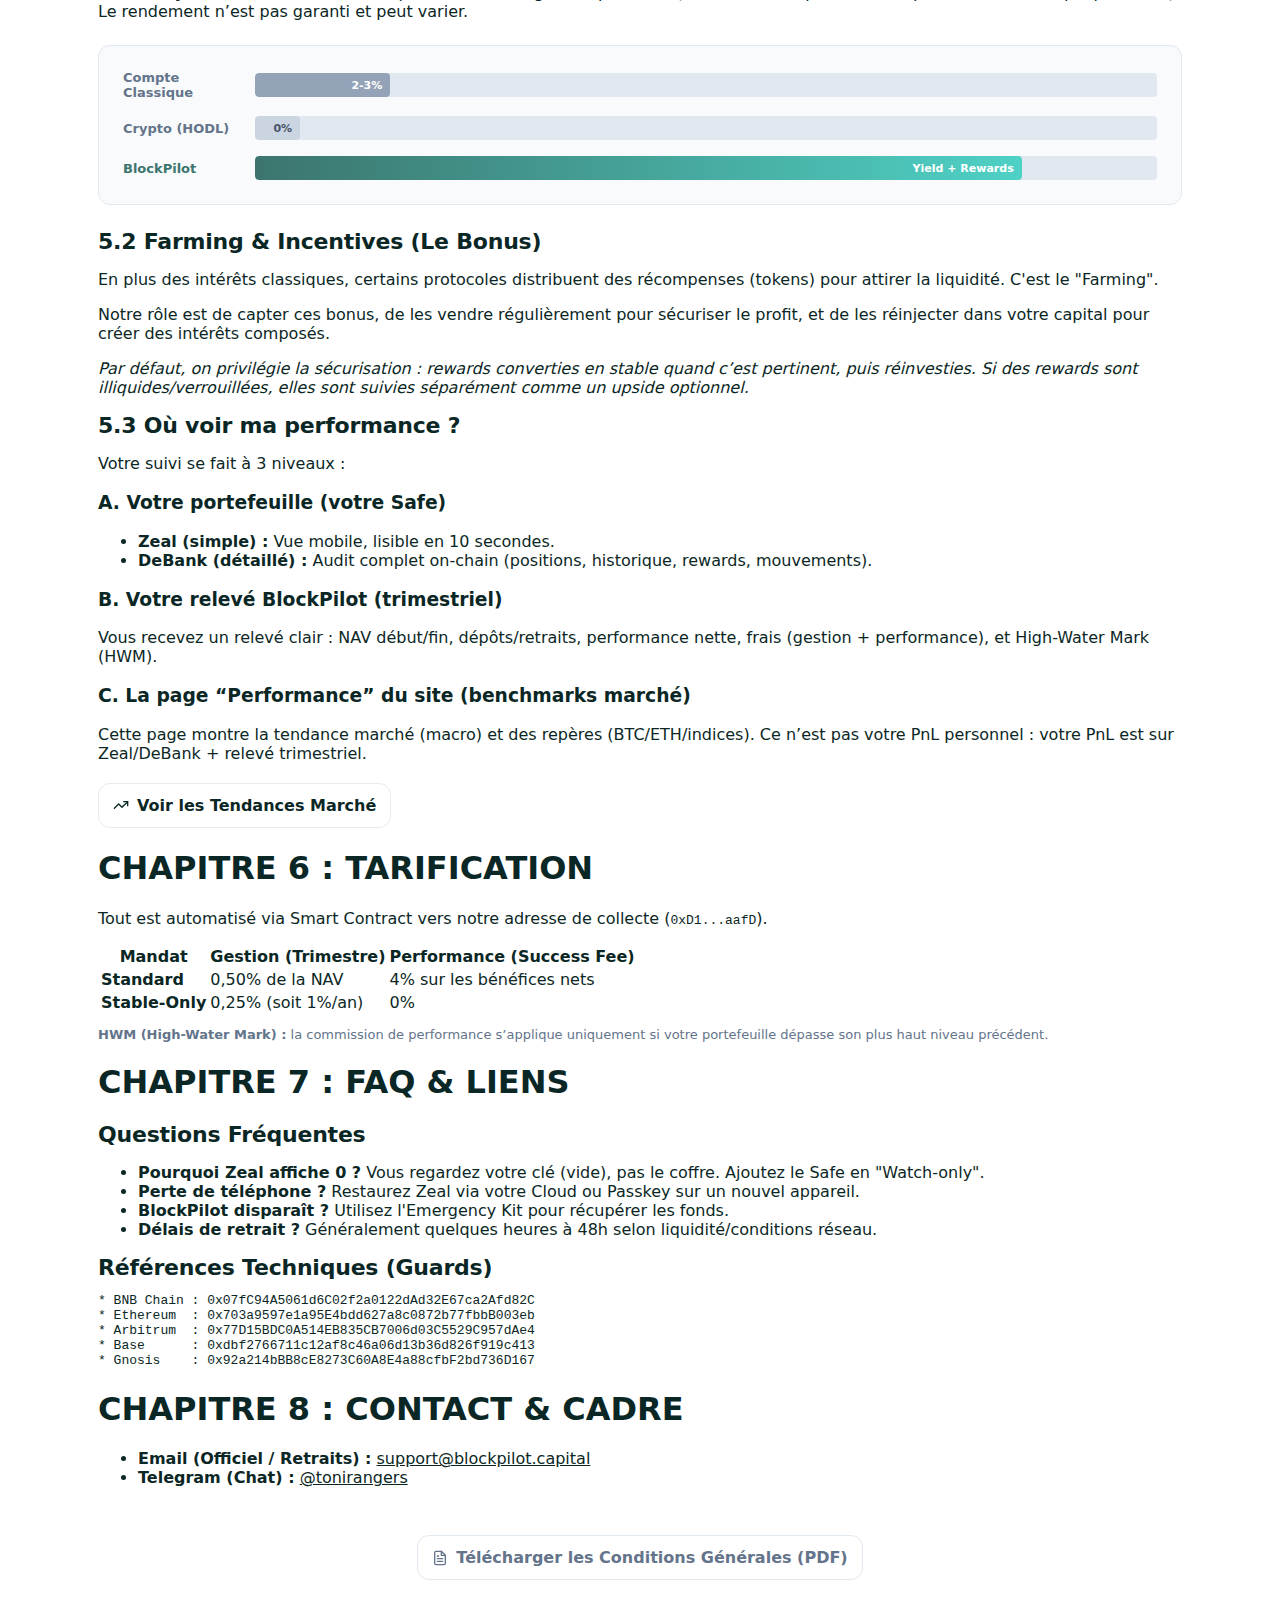
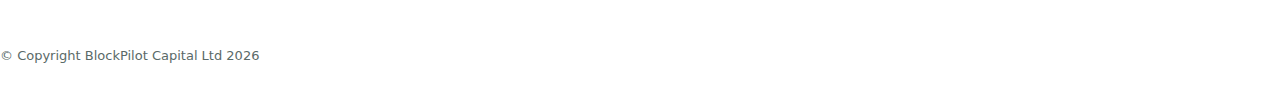
<file: fr/docs.html>
<!doctype html>
<html lang="fr">
<head>
  <meta charset="utf-8" />
  <meta name="viewport" content="width=device-width,initial-scale=1" />
  <title>Guide Client — BlockPilot Capital</title>
  
  <!-- Cache-busting v3 -->
  <link rel="stylesheet" href="../assets/styles.css?v=3" />
  
  <link rel="preconnect" href="https://fonts.googleapis.com">
  <link rel="preconnect" href="https://fonts.gstatic.com" crossorigin>
  <link href="https://fonts.googleapis.com/css2?family=Inter:wght@400;500;600;700;800&display=swap" rel="stylesheet">

  <style>
    /* Styles spécifiques pour le graphique Yield (CSS pur) */
    .yield-visual { display: flex; flex-direction: column; gap: 16px; background: #F8FAFC; border: 1px solid #E2E8F0; padding: 24px; border-radius: 12px; margin: 24px 0; }
    .yield-bar-group { display: flex; align-items: center; gap: 12px; }
    .yield-label { width: 120px; font-size: 13px; font-weight: 600; color: #64748B; }
    .yield-track { flex: 1; height: 24px; background: #E2E8F0; border-radius: 4px; overflow: hidden; position: relative; }
    .yield-fill { height: 100%; border-radius: 4px; display: flex; align-items: center; justify-content: flex-end; padding-right: 8px; font-size: 11px; font-weight: 700; color: white; }
    .fill-bank { width: 10%; background: #94A3B8; }
    .fill-bp { width: 85%; background: linear-gradient(90deg, #3C756E 0%, #4FD1C5 100%); }
    
    /* Icones inline pour remplacer les emojis */
    .icon-inline { width: 18px; height: 18px; vertical-align: text-bottom; margin-right: 6px; stroke-width: 2; }
    .text-green { color: #3C756E; }
  </style>
</head>

<body data-lang="fr">

<header class="header"></header>

<main class="section" style="padding-top: 48px;">
  <div class="container">
    <div class="doc-layout">
      
      <!-- SIDEBAR -->
      <aside class="doc-sidebar">
        <span class="doc-nav-title">Guide de Bienvenue</span>
        <nav id="doc-nav"></nav>
      </aside>

      <!-- CONTENU -->
      <article class="doc-content">
        
        <p style="font-size: 13px; color: #64748B; margin-bottom: 32px; font-style: italic; border-left: 3px solid #E2E8F0; padding-left: 12px;">
            Note : Ce guide résume l’onboarding. En cas de conflit, les <a href="../BPC_Terms.pdf" target="_blank" style="color:#3C756E; text-decoration:underline;">Conditions Générales (PDF)</a> priment.
        </p>

        <h1 id="chap1">CHAPITRE 1 : DÉMARRAGE RAPIDE (10–15 MIN)</h1>
        <p>Votre check-list pour activer la gestion privée.</p>
        
        <div class="callout callout-important">
            <strong style="display:flex; align-items:center; gap:8px;">
                <svg class="icon-inline" viewBox="0 0 24 24" fill="none" stroke="currentColor" stroke-linecap="round" stroke-linejoin="round"><polyline points="22 7 13.5 15.5 8.5 10.5 2 17"></polyline><polyline points="16 7 22 7 22 13"></polyline></svg>
                Parcours d'activation :
            </strong>
            <ul class="bullets" style="margin-top:12px;">
                <li>
                    <svg class="icon-inline text-green" viewBox="0 0 24 24" fill="none" stroke="currentColor" stroke-linecap="round" stroke-linejoin="round"><polyline points="20 6 9 17 4 12"></polyline></svg>
                    <strong>Étape 1 :</strong> Installer <strong>Zeal</strong> et créer votre accès (FaceID/Passkey).
                </li>
                <li>
                    <svg class="icon-inline text-green" viewBox="0 0 24 24" fill="none" stroke="currentColor" stroke-linecap="round" stroke-linejoin="round"><polyline points="20 6 9 17 4 12"></polyline></svg>
                    <strong>Étape 2 :</strong> Activer votre compte dans Zeal (IBAN) OU préparer vos actifs sur un exchange.
                </li>
                <li>
                    <svg class="icon-inline text-green" viewBox="0 0 24 24" fill="none" stroke="currentColor" stroke-linecap="round" stroke-linejoin="round"><polyline points="20 6 9 17 4 12"></polyline></svg>
                    <strong>Étape 3 :</strong> Remplir le formulaire unique : <a href="https://tally.so/r/KYxLGM" target="_blank" style="color:#3C756E; font-weight:600;">Formulaire d'Ouverture</a>
                </li>
                <li>
                    <svg class="icon-inline text-green" viewBox="0 0 24 24" fill="none" stroke="currentColor" stroke-linecap="round" stroke-linejoin="round"><polyline points="20 6 9 17 4 12"></polyline></svg>
                    <strong>Étape 4 :</strong> Réserver votre call d’activation : <a href="https://calendar.app.google/bQWcTHd22XDzuCt6A" target="_blank" style="color:#3C756E; font-weight:600;">Agenda Gestionnaire</a>
                </li>
                <li>
                    <svg class="icon-inline text-green" viewBox="0 0 24 24" fill="none" stroke="currentColor" stroke-linecap="round" stroke-linejoin="round"><polyline points="20 6 9 17 4 12"></polyline></svg>
                    <strong>Étape 5 :</strong> Pendant le call : Validation du mode et <strong>dépôt des fonds</strong> (Euro ou Crypto).
                </li>
                <li>
                    <svg class="icon-inline text-green" viewBox="0 0 24 24" fill="none" stroke="currentColor" stroke-linecap="round" stroke-linejoin="round"><polyline points="20 6 9 17 4 12"></polyline></svg>
                    <strong>Étape 6 :</strong> Ajout de la vue "Watch-only" pour voir votre solde.
                </li>
                <li>
                    <svg class="icon-inline text-green" viewBox="0 0 24 24" fill="none" stroke="currentColor" stroke-linecap="round" stroke-linejoin="round"><polyline points="20 6 9 17 4 12"></polyline></svg>
                    <strong>Étape 7 :</strong> Ouvrir la page <a href="../performance.html" target="_blank" style="color:#3C756E;">Performance</a> et l’ajouter en favori (repères marché).
                </li>
            </ul>
        </div>

        <h2 id="1-1">1.1 Qui fait quoi ?</h2>
        <table class="doc-table">
            <tr>
                <th>Le Client (Vous)</th>
                <th>BlockPilot (Nous)</th>
            </tr>
            <tr>
                <td>Détient les clés du coffre (Souveraineté).</td>
                <td>Pilote les stratégies de rendement (Yield).</td>
            </tr>
            <tr>
                <td>Effectue le dépôt initial.</td>
                <td>Surveille les protocoles et le risque 24/7.</td>
            </tr>
            <tr>
                <td>Valide les adresses de retrait.</td>
                <td>Gère le reporting et la technique.</td>
            </tr>
        </table>

        <h1 id="chap2">CHAPITRE 2 : ZEAL (INSTALLATION & APPROVISIONNEMENT)</h1>
        <p>Zeal est votre hub financier : une app simple pour suivre votre portefeuille, déposer en euros (selon disponibilité) et interagir avec votre coffre (Safe). Vous gardez une expérience “banque + crypto” au même endroit, sans complexité technique.</p>
        
        <p style="margin: 24px 0;">
            <a href="https://www.zeal.app/claim?r=yNI4%2Fwwr9cr4s%3Futm_channel%3Dsystem_share" target="_blank" class="btn btn--primary">
                <svg width="16" height="16" viewBox="0 0 24 24" fill="none" stroke="currentColor" stroke-width="2" stroke-linecap="round" stroke-linejoin="round"><path d="M21 15v4a2 2 0 0 1-2 2H5a2 2 0 0 1-2-2v-4"></path><polyline points="7 10 12 15 17 10"></polyline><line x1="12" y1="15" x2="12" y2="3"></line></svg>
                Télécharger Zeal (Lien Officiel)
            </a>
        </p>

        <h2 id="2-1">2.1 Installation & Sécurité</h2>
        <p>Zeal utilise des standards modernes (Passkey / Biométrie). En pratique, votre sécurité dépend surtout de votre compte Apple/Google et de vos protections locales.</p>
        
        <div class="bp-card" style="padding: 24px; border-left: 4px solid #3C756E;">
            <strong style="color:#0F172A; display:flex; align-items:center; gap:8px; margin-bottom:12px;">
                <svg class="icon-inline" viewBox="0 0 24 24" fill="none" stroke="currentColor" stroke-linecap="round" stroke-linejoin="round"><rect x="3" y="11" width="18" height="11" rx="2" ry="2"></rect><path d="M7 11V7a5 5 0 0 1 10 0v4"></path></svg>
                Règles de prudence (simples) :
            </strong>
            <ul class="bullets">
                <li>Activez FaceID/TouchID + un code fort.</li>
                <li>Activez la 2FA sur votre compte iCloud/Google (c’est critique si la sauvegarde est liée au cloud).</li>
                <li>Ne partagez jamais vos accès, ni vos codes de validation.</li>
                <li>Si l’app affiche une procédure de récupération (ex : phrase de récupération ou clé), suivez-la strictement et conservez-la hors ligne (papier), jamais en photo / cloud.</li>
            </ul>
        </div>

        <h2 id="2-2">2.2 Approvisionnement (Le Carburant)</h2>
        <ul>
            <li><strong>Option A (Banque - Recommandé) :</strong> Activez l'IBAN dans Zeal. Faites un virement SEPA instantané. C'est le plus simple.</li>
            <li><strong>Option B (Exchange) :</strong> Si vous avez déjà des cryptos, préparez-les sur votre plateforme (ex: <a href="https://promote.mexc.co/r/rO0gT3a8" target="_blank" style="color:#3C756E; font-weight:600;">MEXC Partenaire</a>). Nous ferons le transfert ensemble lors du call.</li>
        </ul>

        <h2 id="2-3">2.3 Voir son coffre en “watch-only”</h2>
        <p>Une fois les fonds dans le coffre (Safe), votre solde Zeal personnel affichera "0". C'est normal. Pour voir votre capital géré :</p>
        <ol>
            <li>Dans Zeal : <strong>Add Account</strong> > <strong>Track any wallet</strong>.</li>
            <li>Collez l'adresse de votre Safe (fournie par votre gestionnaire).</li>
        </ol>
        <p style="font-size:14px; color:#64748B;"><em>Astuce : Vous pouvez aussi coller cette adresse sur <strong>DeBank.com</strong> pour un audit détaillé de toutes les positions.</em></p>

        <h1 id="chap3">CHAPITRE 3 : MODES DE GESTION</h1>

        <h2 id="3-1">3.1 SAFE Mode (Recommandé)</h2>
        <p>Vos actifs sont dans un coffre-fort intelligent. Vous détenez la clé ultime de récupération. C'est le standard de souveraineté maximale.</p>

        <h2 id="3-2">3.2 Managed Wallet (Sur demande)</h2>
        <p>Une option pour simplifier le démarrage. BlockPilot opère techniquement le wallet pour vous, mais les retraits sont strictement limités à vos adresses validées.</p>

        <h1 id="chap4">CHAPITRE 4 : ARCHITECTURE DE SÉCURITÉ</h1>
        <p>Comment nous protégeons votre argent tout en le faisant travailler ?</p>

        <h2 id="4-1">4.1 La “Vitre” (Le Guard)</h2>
        <p>Le Guard est un filtre de sécurité. Il autorise BlockPilot à interagir avec des protocoles financiers (pour générer du yield), mais il <strong>bloque techniquement</strong> les virements simples vers des inconnus. L'argent ne peut pas sortir par erreur.</p>

        <h2 id="4-2">4.2 Le “Marteau” (Emergency Kit)</h2>
        <p>Si BlockPilot disparaît, vous n'êtes pas bloqué. Vous disposez d'un kit de secours technique pour "casser la vitre" (révoquer nos droits) et récupérer vos fonds vous-même.</p>

        <h2 id="4-3">4.3 Règles de Retrait</h2>
        <p>Tout ajout d'une nouvelle adresse de retrait déclenche un délai de sécurité de <strong>24 heures</strong>.
        <br><em>Note : Notre adresse de collecte de frais (Fee Collector) est également en liste blanche pour permettre le paiement automatique des honoraires.</em></p>

        <h1 id="chap5">CHAPITRE 5 : YIELD & PERFORMANCE</h1>
        
        <h2 id="5-1">5.1 Comprendre le Yield (Rendement)</h2>
        <p>La DeFi permet de mettre votre capital au travail via des marchés on-chain (prêt/emprunt, liquidité, stratégies de rendement), avec des taux qui varient selon l’offre et la demande.</p>
        <p><strong>L'analogie Immobilière :</strong></p>
        <ul>
            <li><strong>HODL (Crypto simple) :</strong> Vous achetez un appartement vide. Vous espérez juste que le prix monte dans 10 ans.</li>
            <li><strong>YIELD (BlockPilot) :</strong> Vous achetez l'appartement, et nous le mettons en location. Vous touchez des loyers tous les jours, en plus de la potentielle plus-value.</li>
        </ul>
        <p><strong>Notre objectif :</strong> rendement net compétitif, avec une gestion prudente (diversification, plafonds d’expo, contrôle du risque protocole). Le rendement n’est pas garanti et peut varier.</p>

        <!-- VISUALISATION DU YIELD -->
        <div class="yield-visual">
            <div class="yield-bar-group">
                <span class="yield-label">Compte Classique</span>
                <div class="yield-track">
                    <div class="yield-fill fill-bank" style="width: 15%;">2-3%</div>
                </div>
            </div>
            <div class="yield-bar-group">
                <span class="yield-label">Crypto (HODL)</span>
                <div class="yield-track">
                    <div class="yield-fill fill-bank" style="width: 5%; background: #CBD5E1; color: #475569;">0%</div>
                </div>
            </div>
            <div class="yield-bar-group">
                <span class="yield-label" style="color:#3C756E;">BlockPilot</span>
                <div class="yield-track">
                    <div class="yield-fill fill-bp">Yield + Rewards</div>
                </div>
            </div>
        </div>

        <h2 id="5-2">5.2 Farming & Incentives (Le Bonus)</h2>
        <p>En plus des intérêts classiques, certains protocoles distribuent des récompenses (tokens) pour attirer la liquidité. C'est le "Farming".</p>
        <p>Notre rôle est de capter ces bonus, de les vendre régulièrement pour sécuriser le profit, et de les réinjecter dans votre capital pour créer des intérêts composés.</p>
        <p><em>Par défaut, on privilégie la sécurisation : rewards converties en stable quand c’est pertinent, puis réinvesties. Si des rewards sont illiquides/verrouillées, elles sont suivies séparément comme un upside optionnel.</em></p>

        <h2 id="5-3">5.3 Où voir ma performance ?</h2>
        <p>Votre suivi se fait à 3 niveaux :</p>
        
        <h3>A. Votre portefeuille (votre Safe)</h3>
        <ul>
            <li><strong>Zeal (simple) :</strong> Vue mobile, lisible en 10 secondes.</li>
            <li><strong>DeBank (détaillé) :</strong> Audit complet on-chain (positions, historique, rewards, mouvements).</li>
        </ul>

        <h3>B. Votre relevé BlockPilot (trimestriel)</h3>
        <p>Vous recevez un relevé clair : NAV début/fin, dépôts/retraits, performance nette, frais (gestion + performance), et High-Water Mark (HWM).</p>

        <h3>C. La page “Performance” du site (benchmarks marché)</h3>
        <p>Cette page montre la tendance marché (macro) et des repères (BTC/ETH/indices). Ce n’est pas votre PnL personnel : votre PnL est sur Zeal/DeBank + relevé trimestriel.</p>

        <p style="margin-top:20px;">
            <a href="../performance.html" target="_blank" class="btn btn--primary">
                <svg width="16" height="16" viewBox="0 0 24 24" fill="none" stroke="currentColor" stroke-width="2" stroke-linecap="round" stroke-linejoin="round"><polyline points="22 7 13.5 15.5 8.5 10.5 2 17"></polyline><polyline points="16 7 22 7 22 13"></polyline></svg>
                Voir les Tendances Marché
            </a>
        </p>

        <h1 id="chap6">CHAPITRE 6 : TARIFICATION</h1>
        <p>Tout est automatisé via Smart Contract vers notre adresse de collecte (<code>0xD1...aafD</code>).</p>
        <table class="doc-table">
            <tr>
                <th>Mandat</th>
                <th>Gestion (Trimestre)</th>
                <th>Performance (Success Fee)</th>
            </tr>
            <tr>
                <td><strong>Standard</strong></td>
                <td>0,50% de la NAV</td>
                <td>4% sur les bénéfices nets</td>
            </tr>
            <tr>
                <td><strong>Stable-Only</strong></td>
                <td>0,25% (soit 1%/an)</td>
                <td>0%</td>
            </tr>
        </table>
        <p style="font-size:13px; color:#64748B; margin-top:12px;">
            <strong>HWM (High-Water Mark) :</strong> la commission de performance s’applique uniquement si votre portefeuille dépasse son plus haut niveau précédent.
        </p>

        <h1 id="chap7">CHAPITRE 7 : FAQ & LIENS</h1>
        
        <h2 id="7-1">Questions Fréquentes</h2>
        <ul>
            <li><strong>Pourquoi Zeal affiche 0 ?</strong> Vous regardez votre clé (vide), pas le coffre. Ajoutez le Safe en "Watch-only".</li>
            <li><strong>Perte de téléphone ?</strong> Restaurez Zeal via votre Cloud ou Passkey sur un nouvel appareil.</li>
            <li><strong>BlockPilot disparaît ?</strong> Utilisez l'Emergency Kit pour récupérer les fonds.</li>
            <li><strong>Délais de retrait ?</strong> Généralement quelques heures à 48h selon liquidité/conditions réseau.</li>
        </ul>

        <h2 id="7-2">Références Techniques (Guards)</h2>
        <div class="code-block">
<pre><code>* BNB Chain : 0x07fC94A5061d6C02f2a0122dAd32E67ca2Afd82C
* Ethereum  : 0x703a9597e1a95E4bdd627a8c0872b77fbbB003eb
* Arbitrum  : 0x77D15BDC0A514EB835CB7006d03C5529C957dAe4
* Base      : 0xdbf2766711c12af8c46a06d13b36d826f919c413
* Gnosis    : 0x92a214bBB8cE8273C60A8E4a88cfbF2bd736D167</code></pre>
        </div>

        <h1 id="chap8">CHAPITRE 8 : CONTACT & CADRE</h1>
        <ul>
            <li><strong>Email (Officiel / Retraits) :</strong> <a href="mailto:support@blockpilot.capital">support@blockpilot.capital</a></li>
            <li><strong>Telegram (Chat) :</strong> <a href="https://t.me/tonirangers" target="_blank">@tonirangers</a></li>
        </ul>
        <p style="text-align: center; margin-top: 48px;">
            <a href="../BPC_Terms.pdf" target="_blank" class="btn" style="color: #64748B; border-color: #E2E8F0;">
                <svg width="16" height="16" viewBox="0 0 24 24" fill="none" stroke="currentColor" stroke-width="2" stroke-linecap="round" stroke-linejoin="round"><path d="M14 2H6a2 2 0 0 0-2 2v16a2 2 0 0 0 2 2h12a2 2 0 0 0 2-2V8z"></path><polyline points="14 2 14 8 20 8"></polyline><line x1="16" y1="13" x2="8" y2="13"></line><line x1="16" y1="17" x2="8" y2="17"></line><polyline points="10 9 9 9 8 9"></polyline></svg>
                Télécharger les Conditions Générales (PDF)
            </a>
        </p>

      </article>

    </div>
  </div>
</main>

<footer class="footer">
  <div class="container-premium">
    <span>© Copyright BlockPilot Capital Ltd 2026</span>
  </div>
</footer>

<script src="../assets/main.js"></script>
<script src="../assets/header.js"></script>

<!-- NAVIGATION AUTOMATIQUE -->
<script>
  document.addEventListener('DOMContentLoaded', () => {
    const content = document.querySelector('.doc-content');
    const leftNav = document.getElementById('doc-nav');
    
    // Icones SVG propres (Feather style)
    const icons = {
      default: '<svg viewBox="0 0 24 24" fill="none" stroke="currentColor" stroke-width="2"><circle cx="12" cy="12" r="10"></circle></svg>',
      1: '<svg viewBox="0 0 24 24" fill="none" stroke="currentColor" stroke-width="2"><path d="M13 2L3 14h9l-1 8 10-12h-9l1-8z"></path></svg>',
      2: '<svg viewBox="0 0 24 24" fill="none" stroke="currentColor" stroke-width="2"><rect x="2" y="7" width="20" height="14" rx="2" ry="2"></rect><path d="M16 21V5a2 2 0 0 0-2-2h-4a2 2 0 0 0-2 2v16"></path></svg>',
      3: '<svg viewBox="0 0 24 24" fill="none" stroke="currentColor" stroke-width="2"><line x1="12" y1="1" x2="12" y2="23"></line><path d="M17 5H9.5a3.5 3.5 0 0 0 0 7h5a3.5 3.5 0 0 1 0 7H6"></path></svg>',
      4: '<svg viewBox="0 0 24 24" fill="none" stroke="currentColor" stroke-width="2"><path d="M12 22s8-4 8-10V5l-8-3-8 3v7c0 6 8 10 8 10z"></path></svg>',
      5: '<svg viewBox="0 0 24 24" fill="none" stroke="currentColor" stroke-width="2"><path d="M22 12h-4l-3 9L9 3l-3 9H2"></path></svg>',
      6: '<svg viewBox="0 0 24 24" fill="none" stroke="currentColor" stroke-width="2"><circle cx="12" cy="12" r="10"></circle><line x1="12" y1="8" x2="12" y2="12"></line><line x1="12" y1="16" x2="12.01" y2="16"></line></svg>',
      7: '<svg viewBox="0 0 24 24" fill="none" stroke="currentColor" stroke-width="2"><circle cx="12" cy="12" r="10"></circle><path d="M9.09 9a3 3 0 0 1 5.83 1c0 2-3 3-3 3"></path><line x1="12" y1="17" x2="12.01" y2="17"></line></svg>',
      8: '<svg viewBox="0 0 24 24" fill="none" stroke="currentColor" stroke-width="2"><path d="M14 2H6a2 2 0 0 0-2 2v16a2 2 0 0 0 2 2h12a2 2 0 0 0 2-2V8z"></path><polyline points="14 2 14 8 20 8"></polyline><line x1="16" y1="13" x2="8" y2="13"></line></svg>'
    };

    const headers = content.querySelectorAll('h1, h2');
    headers.forEach(header => {
      const link = document.createElement('a');
      link.href = '#' + header.id;
      if (header.tagName === 'H1') {
        const match = header.textContent.match(/CHAPITRE (\d+)/);
        const num = match ? match[1] : 'default';
        link.innerHTML = `${icons[num] || icons.default}<span>${header.textContent.split(' : ')[1] || header.textContent}</span>`;
        link.classList.add('doc-nav-link');
      } else {
        link.textContent = header.textContent.split('. ')[1] || header.textContent;
        link.classList.add('doc-nav-link', 'sub');
      }
      leftNav.appendChild(link);
    });

    const observer = new IntersectionObserver((entries) => {
      entries.forEach(entry => {
        if (entry.isIntersecting) {
          document.querySelectorAll('.doc-nav-link').forEach(l => l.classList.remove('active'));
          const leftLink = leftNav.querySelector(`a[href="#${entry.target.id}"]`);
          if (leftLink) leftLink.classList.add('active');
        }
      });
    }, { rootMargin: '-100px 0px -70% 0px' });
    content.querySelectorAll('h1, h2').forEach(h => observer.observe(h));
  });
</script>

</body>
</html>
</file>
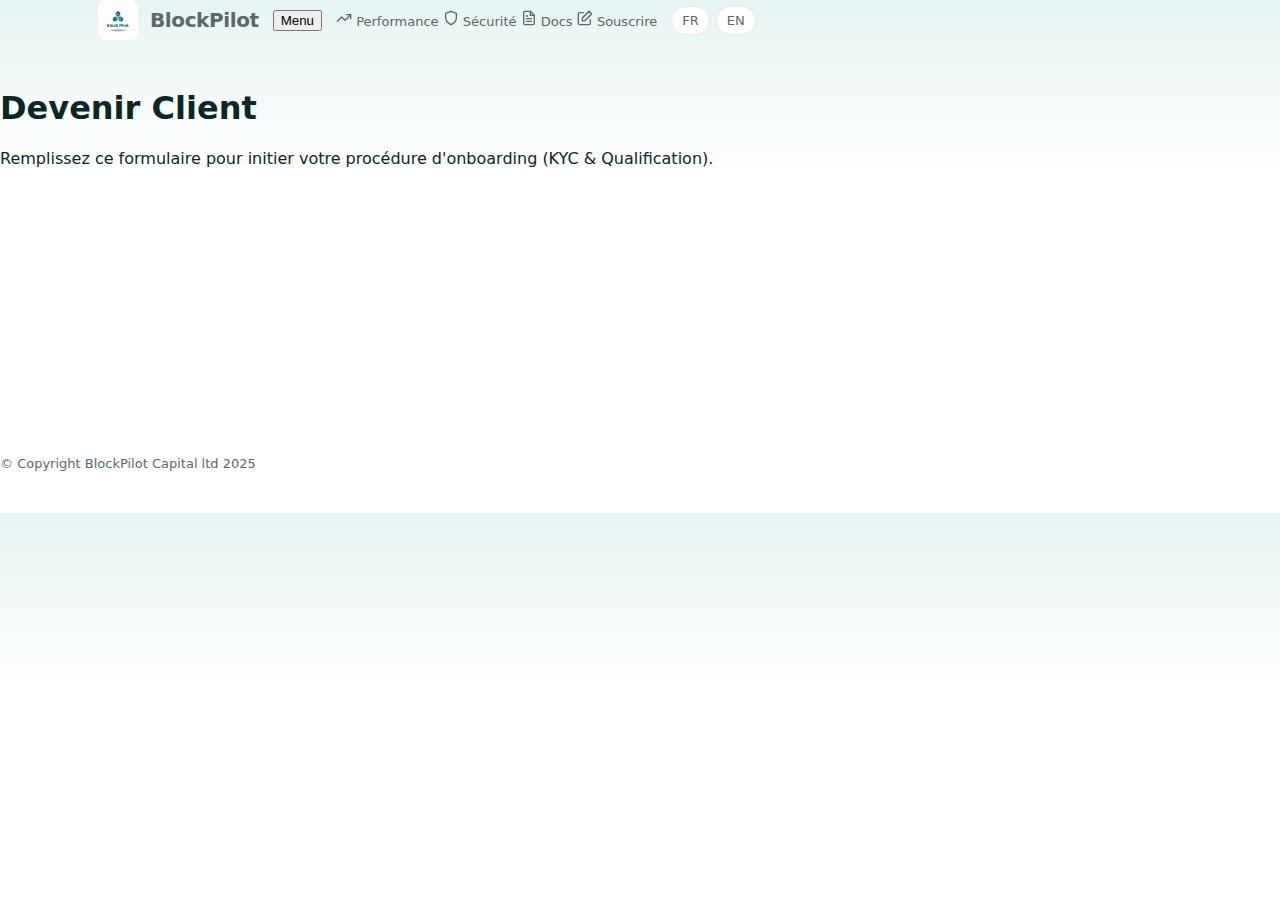
<file: fr/onboarding.html>
<!doctype html>
<html lang="fr">
<head>
  <meta charset="utf-8" />
  <meta name="viewport" content="width=device-width,initial-scale=1" />
  <title>BlockPilot — Ouverture de Compte</title>
  
  <meta name="description" content="Formulaire d'inscription et de qualification investisseur BlockPilot." />
  <link rel="icon" type="image/png" href="../logo.png" />
  <link rel="stylesheet" href="../assets/styles.css" />
  
  <style>
    /* Petit ajustement pour que le formulaire respire */
    .tally-container {
      background: #FFFFFF;
      border: 1px solid var(--bp-border);
      border-radius: var(--bp-radius-card);
      box-shadow: var(--bp-shadow-card);
      overflow: hidden;
      margin-top: 32px;
    }
  </style>
</head>

<body data-lang="fr">

<header class="header"></header>

<main class="section">
  <div class="container-premium">
    
    <!-- En-tête de page simple et élégant -->
    <div class="bp-section-header">
      <h1 class="bp-section-title">Devenir Client</h1>
      <p class="bp-section-subtitle">Remplissez ce formulaire pour initier votre procédure d'onboarding (KYC & Qualification).</p>
    </div>

    <!-- Intégration Tally -->
    <div class="tally-container">
      <iframe 
        src="https://tally.so/embed/KYxLGM?alignLeft=1&hideTitle=1&transparentBackground=1&dynamicHeight=1" 
        loading="lazy" 
        width="100%" 
        height="200" 
        frameborder="0" 
        marginheight="0" 
        marginwidth="0" 
        title="Onboarding BlockPilot">
      </iframe>
    </div>

  </div>
</main>

<footer class="footer">
  <div class="container-premium">
    <span>© Copyright BlockPilot Capital ltd 2025</span>
  </div>
</footer>

<!-- Scripts essentiels -->
<script src="../assets/header.js"></script>
<!-- Le script Tally pour redimensionner l'iframe automatiquement -->
<script async src="https://tally.so/widgets/embed.js"></script> 

</body>
</html>
</file>
<file: assets/styles.css>
:root{
  --brand:#0c7a73; --brandH:#09615c; --ghost:#e7f4f3;
  --ink:#0b2725; --muted:#5a6a68; --card:#ffffff; --stroke:#e5eceb;
  --radius:16px; --shadow:0 10px 26px rgba(11,39,37,.08);
  --maxw:1120px;
  --font: ui-sans-serif, system-ui, -apple-system, Segoe UI, Roboto, Helvetica, Arial;
}
*{box-sizing:border-box}
html,body{margin:0;padding:0;background:linear-gradient(180deg,var(--ghost),#fff 34%);color:var(--ink);font-family:var(--font)}
a{color:inherit}
.container{max-width:var(--maxw);margin:0 auto;padding:0 18px}
.topbar{position:sticky;top:0;background:rgba(255,255,255,.86);backdrop-filter:saturate(180%) blur(10px);border-bottom:1px solid var(--stroke);z-index:10}
.topbar-inner{display:flex;align-items:center;justify-content:space-between;gap:14px;padding:12px 0}
.brand{display:flex;align-items:center;gap:10px;text-decoration:none}
.brand svg{height:28px;width:auto;display:block}
.nav{display:flex;gap:14px;align-items:center;flex-wrap:wrap}
.nav a{font-size:13px;color:var(--muted);text-decoration:none}
.nav a:hover{color:var(--ink)}
.lang{display:flex;gap:6px}
.pill{font-size:12px;border:1px solid var(--stroke);background:#fff;border-radius:999px;padding:6px 10px;cursor:pointer;color:var(--muted)}
.pill.active{border-color:rgba(12,122,115,.45);background:var(--ghost);color:var(--ink)}
.hero{padding:44px 0 18px}
.h1{font-size:38px;line-height:1.08;margin:0 0 12px;letter-spacing:-.02em}
.sub{font-size:17px;line-height:1.55;color:var(--muted);max-width:74ch;margin:0 0 18px}
.cta{display:flex;gap:10px;flex-wrap:wrap;align-items:center}
.btn{display:inline-flex;align-items:center;justify-content:center;gap:8px;padding:12px 14px;border-radius:12px;border:1px solid var(--stroke);text-decoration:none;font-weight:650}
.btn.primary{background:var(--brand);border-color:rgba(12,122,115,.4);color:#fff}
.btn.primary:hover{background:var(--brandH)}
.btn.secondary{background:#fff}
.badges{display:flex;gap:10px;flex-wrap:wrap;margin-top:14px}
.badge{font-size:12px;color:var(--muted);border:1px solid var(--stroke);border-radius:999px;padding:6px 10px;background:#fff}
.section{padding:28px 0}
.section h2{font-size:22px;margin:0 0 12px;letter-spacing:-.01em}
.grid{display:grid;gap:12px}
@media(min-width:880px){.grid.cols3{grid-template-columns:repeat(3,1fr)} .grid.cols2{grid-template-columns:repeat(2,1fr)} .grid.cols4{grid-template-columns:repeat(4,1fr)}}
.card{background:var(--card);border:1px solid var(--stroke);border-radius:var(--radius);box-shadow:var(--shadow);padding:16px}
.kpis{display:grid;gap:10px;margin-top:10px}
@media(min-width:880px){.kpis{grid-template-columns:repeat(3,1fr)}}
.kpi .label{font-size:12px;color:var(--muted)}
.kpi .value{font-size:22px;font-weight:800;margin-top:6px}
.small{font-size:12px;color:var(--muted);line-height:1.4}
.tabs{display:flex;gap:8px;flex-wrap:wrap;margin:10px 0 12px}
.tab{border:1px solid var(--stroke);background:#fff;border-radius:999px;padding:7px 10px;font-size:12px;color:var(--muted);cursor:pointer}
.tab.active{background:var(--ghost);color:var(--ink);border-color:rgba(12,122,115,.45)}
.row{display:flex;gap:12px;flex-wrap:wrap;align-items:stretch}
.row > .card{flex:1 1 380px}
.calc{display:grid;gap:10px}
.calc label{font-size:12px;color:var(--muted)}
.input,select{width:100%;padding:11px 12px;border:1px solid var(--stroke);border-radius:12px;font-size:14px;background:#fff}
.out{display:grid;gap:10px}
.out .line{display:flex;justify-content:space-between;gap:12px;font-size:13px}
.hr{height:1px;background:var(--stroke);margin:18px 0}
.footer{padding:24px 0 42px;color:var(--muted);font-size:13px}
.footer a{text-decoration:none;border-bottom:1px dotted rgba(90,106,104,.6)}
.notice{font-size:12px;color:var(--muted);margin-top:10px}
</file>
